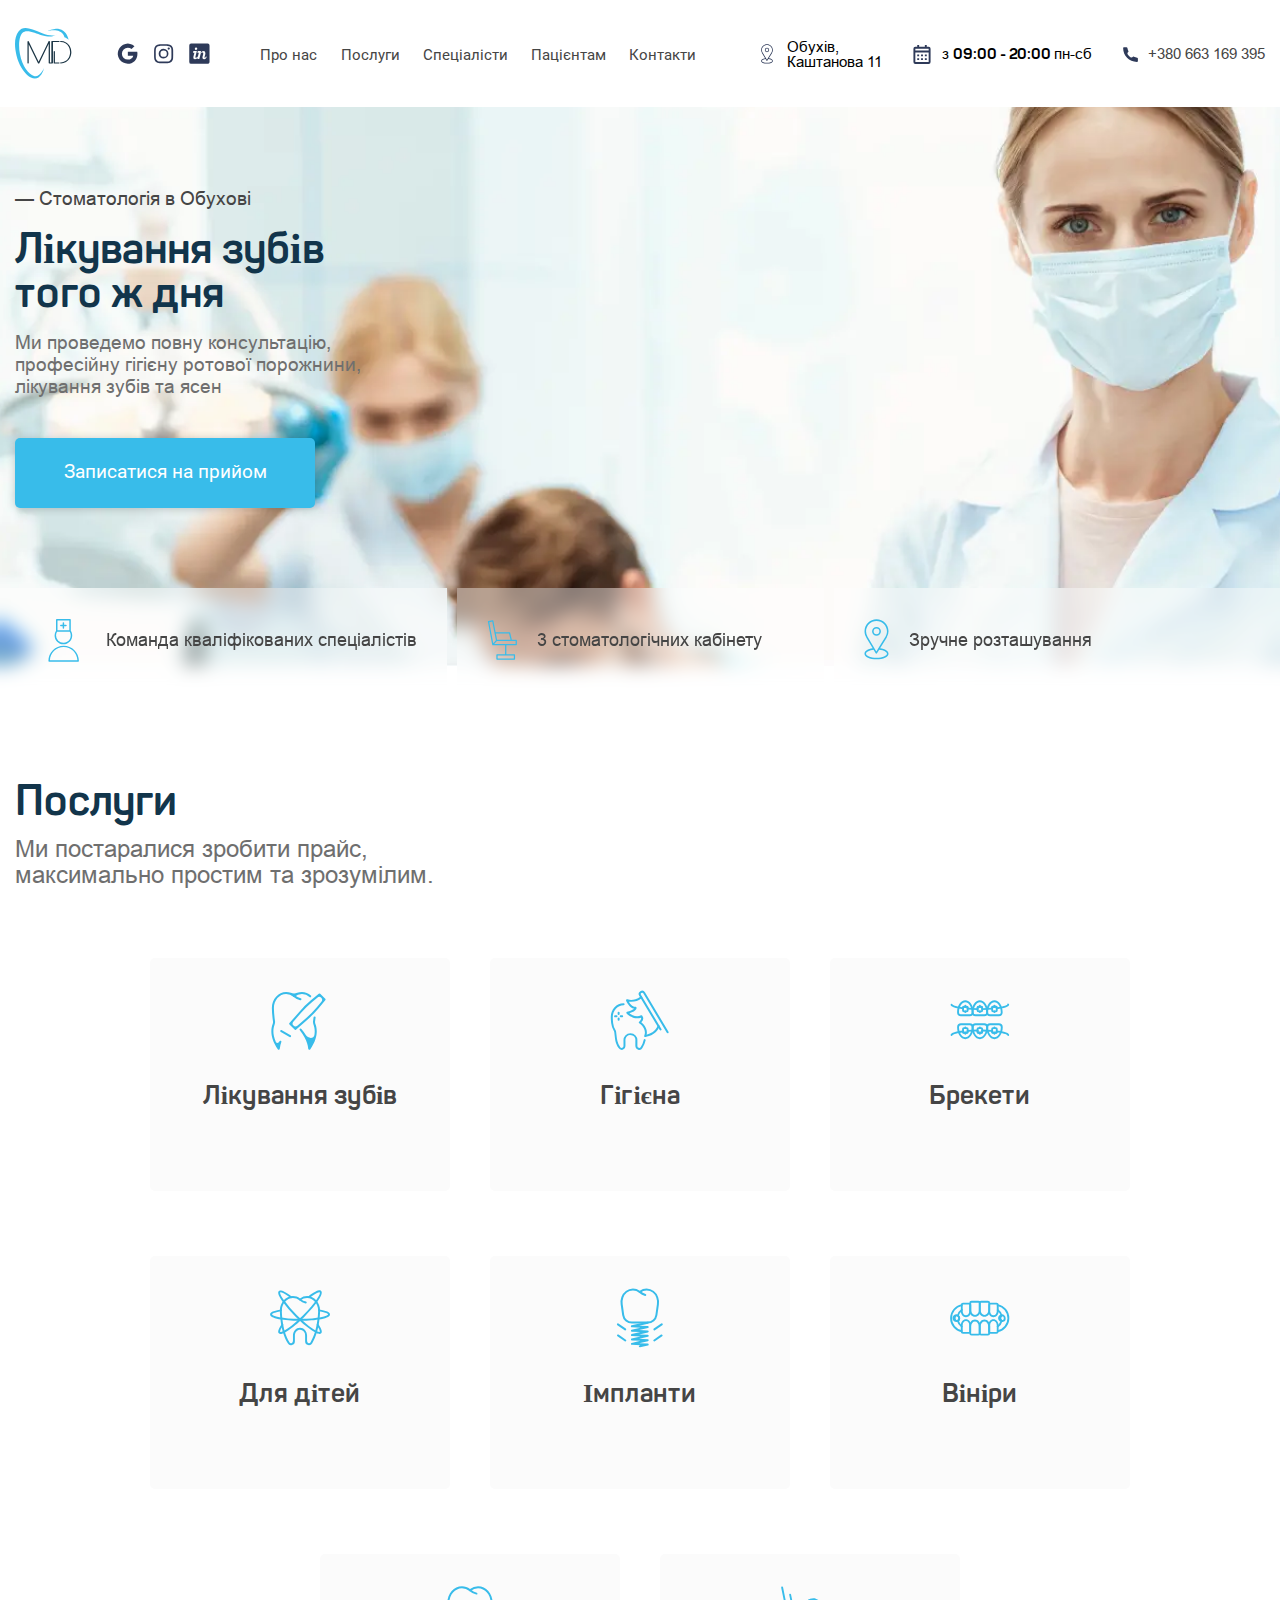
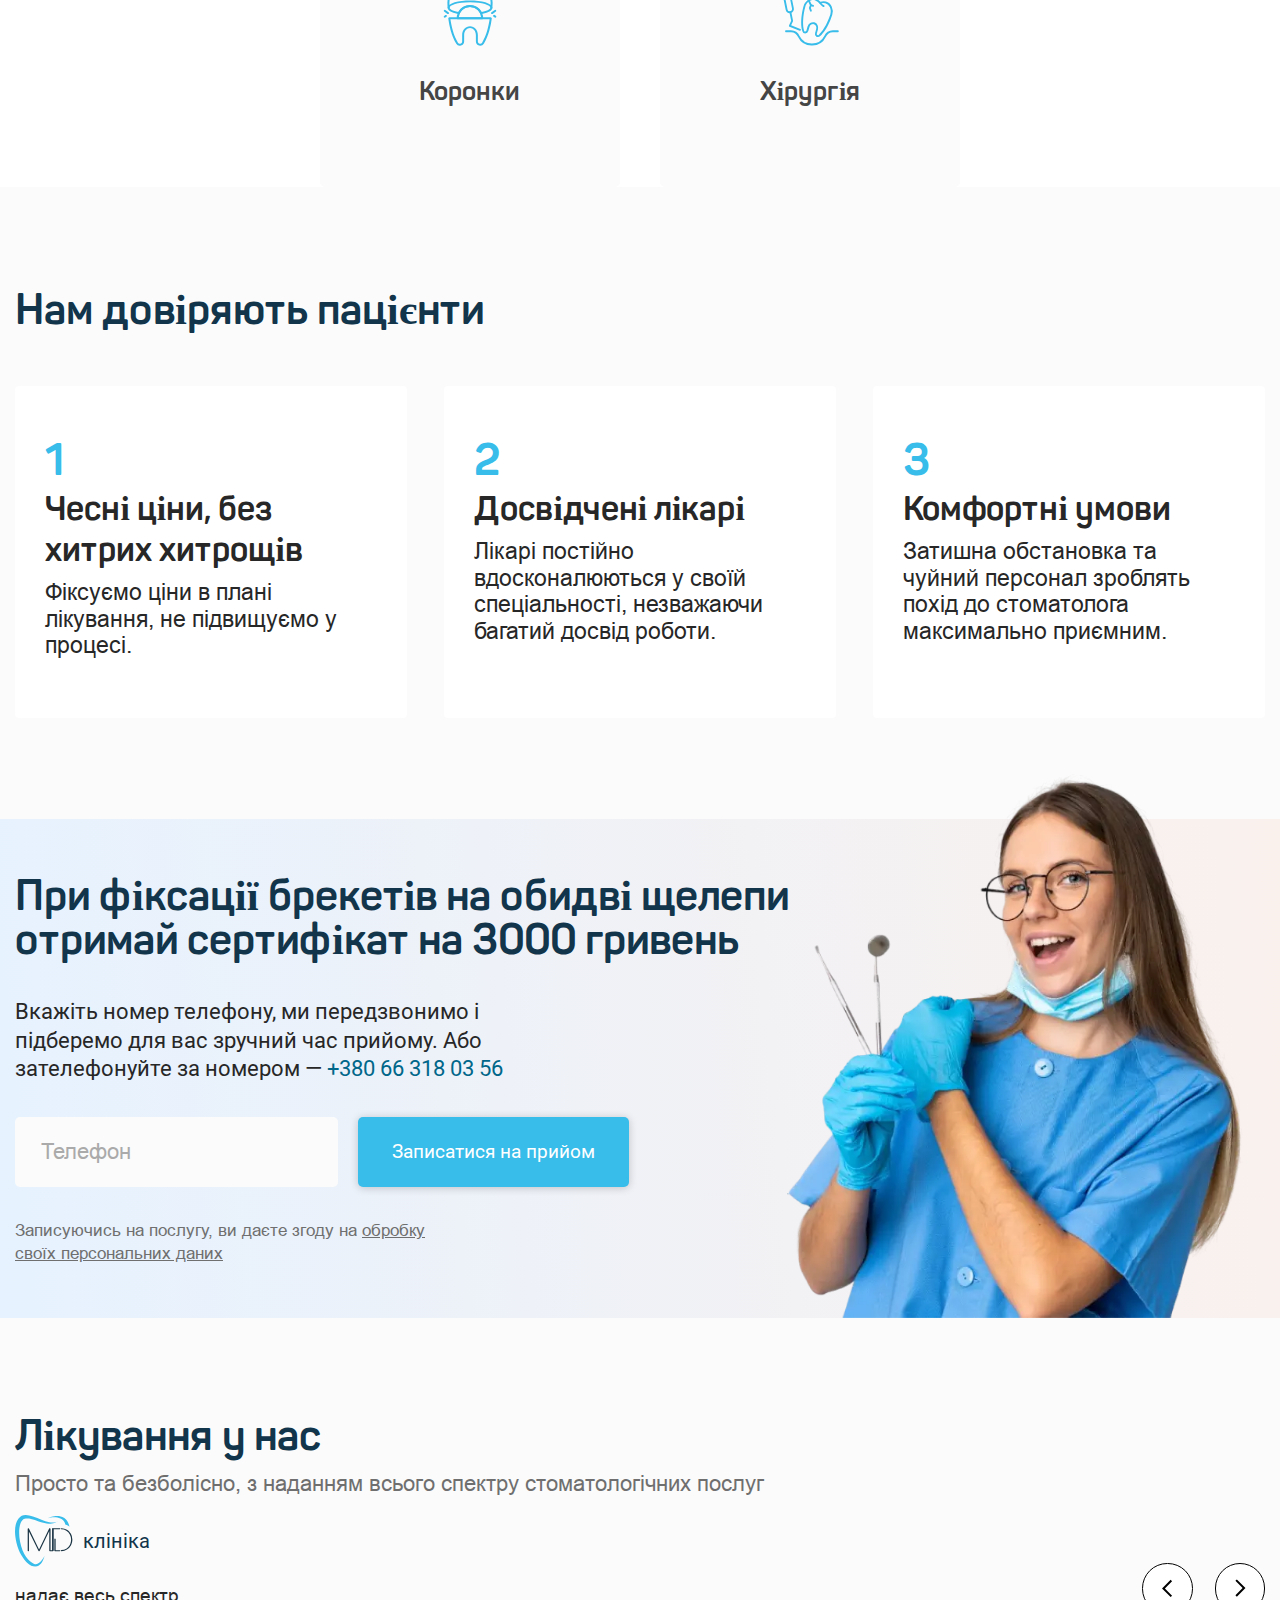
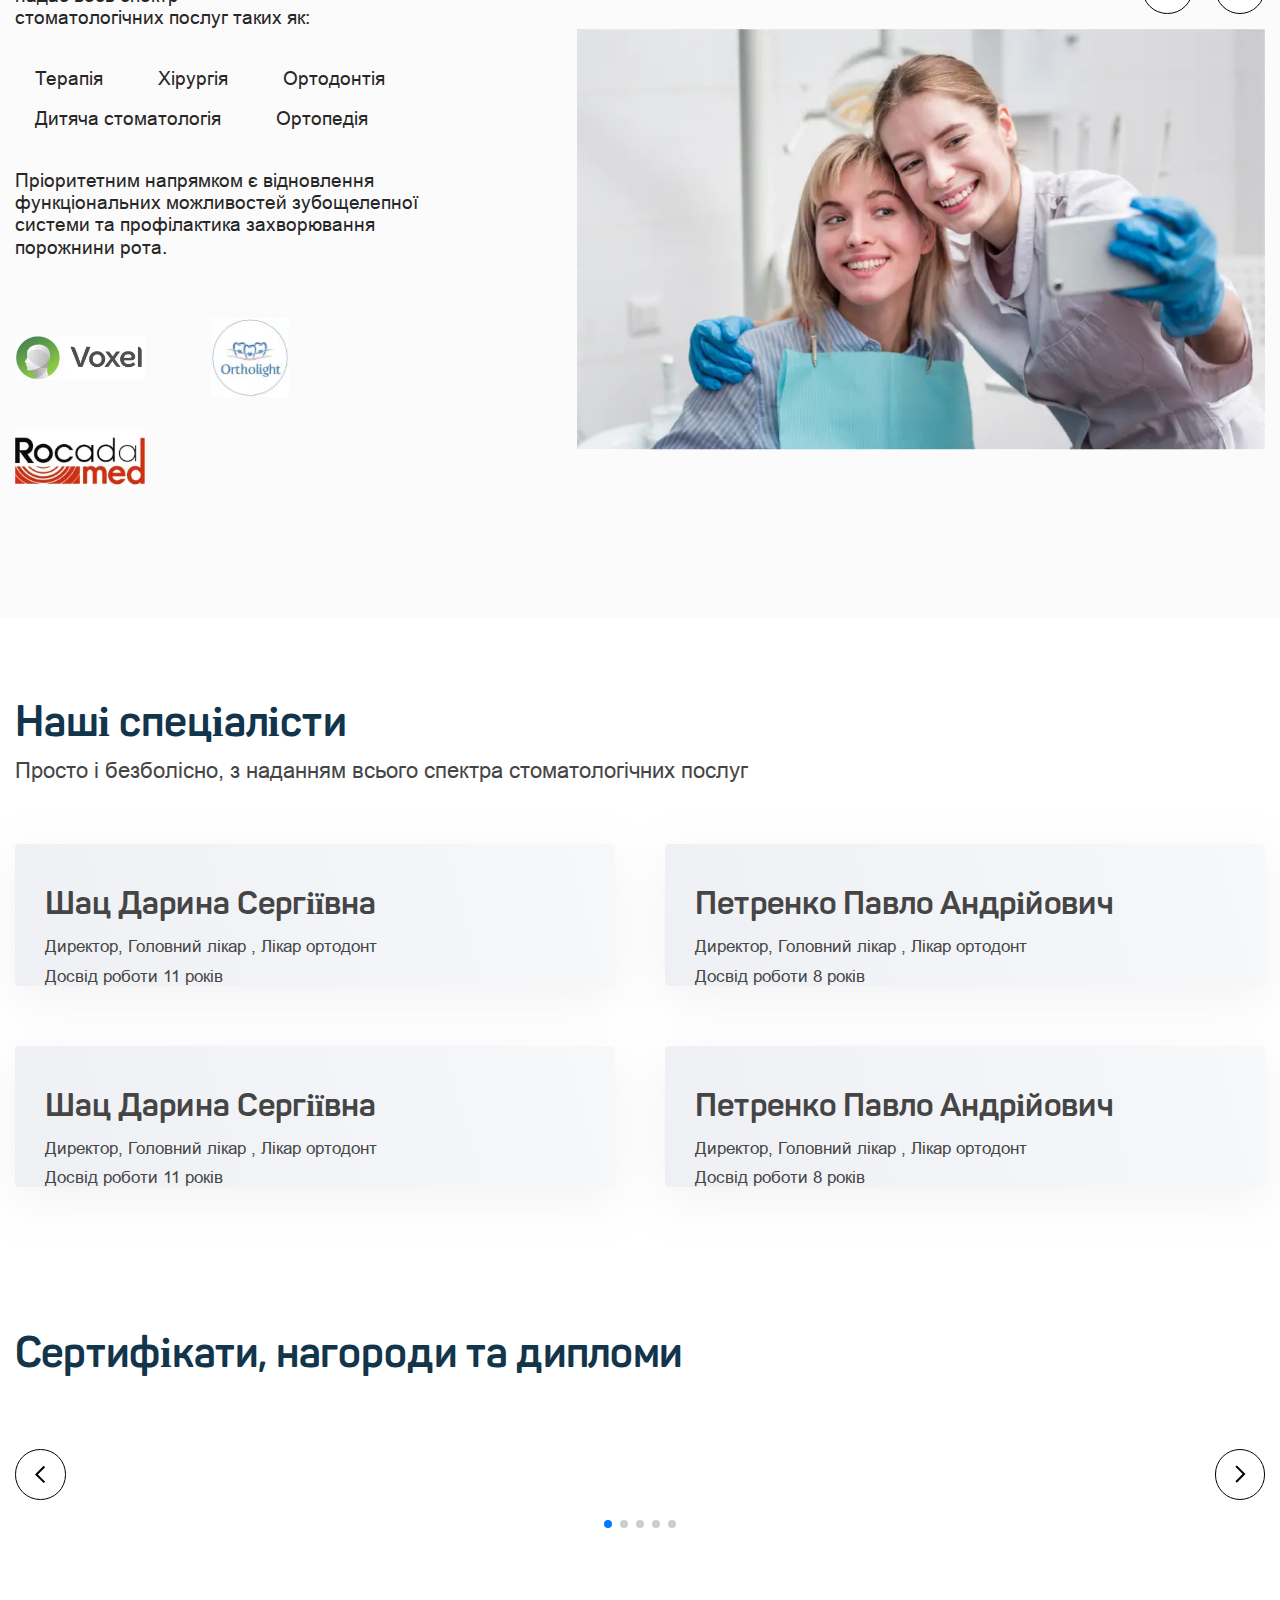
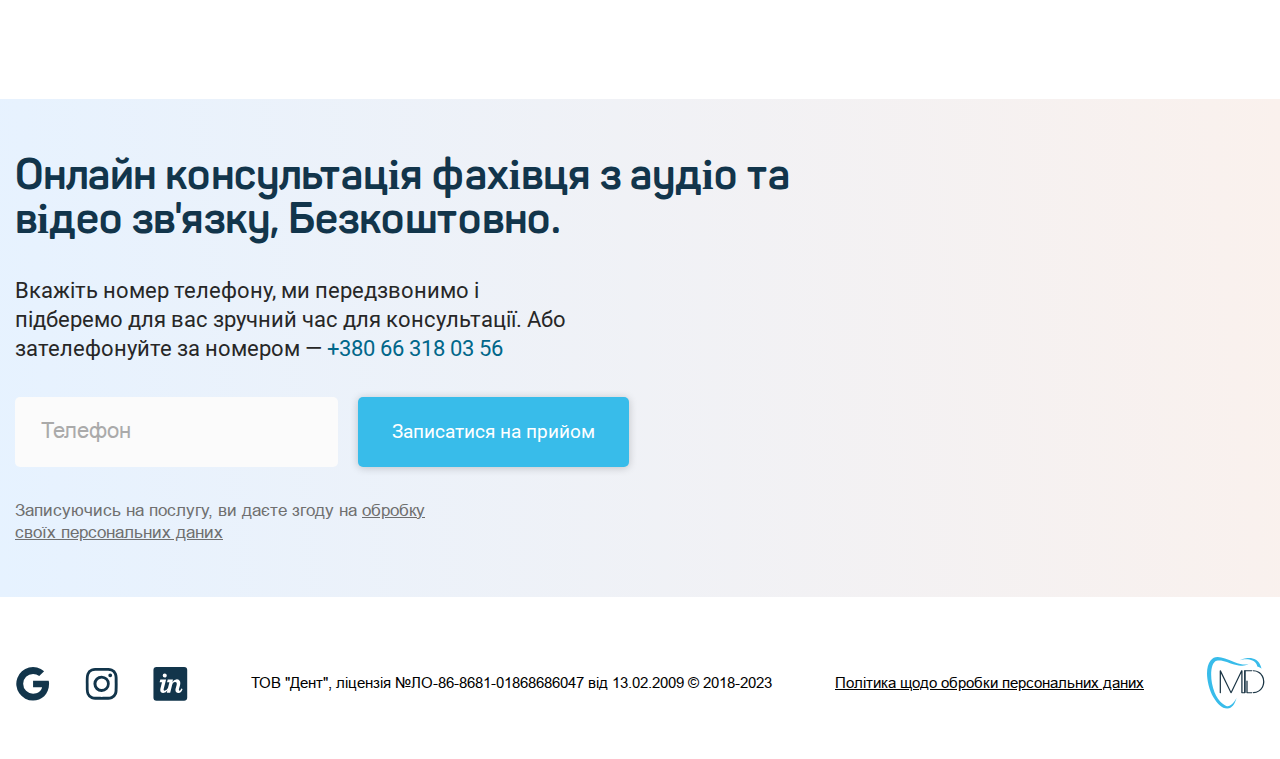
<file: index.html>
<!DOCTYPE html><html lang="uk"><head><meta charset="utf-8"><meta content="IE=edge" http-equiv="X-UA-Compatible"><meta content="width=device-width,initial-scale=1" name="viewport"><meta name="description" content="Ласкаво просимо на наш сайт стоматологічної клініки! Професійні стоматологи, широкий спектр послуг, сучасне обладнання, індивідуальний підхід до кожного пацієнта. Запишіться на прийом сьогодні!"><meta name="keywords" content="стоматологія, клініка, стоматологи"><meta name="author" content="Dmitry Conquer"><link rel="icon" href="./img/ico/favicon.ico"><link href="./css/style.min.css" rel="stylesheet"><title>Стоматологія - MD</title></head><body><div class="wrapper"><header class="header"><div class="header__container"><a href="#hero" class="header__logo _imw"><img src="./img/content/logos/logo.svg" alt="логотип копанії"></a><div class="header__socials socials-header" data-da=".menu-header,767.98,2"><ul class="socials-header__list"><li class="socials-header__item _menu-item"><a href="mailto:fakemail@gmail.com"><svg class="icon-google"><use href="./sprites/sprite.svg#icon-google"></use></svg></a></li><li class="socials-header__item _menu-item"><a href="instagram.com" target="_blank"><svg class="icon-insta"><use href="./sprites/sprite.svg#icon-insta"></use></svg></a></li><li class="socials-header__item _menu-item"><a href="https://www.linkedin.com/" target="_blank"><svg class="icon-linkdn"><use href="./sprites/sprite.svg#icon-linkdn"></use></svg></a></li></ul></div><div class="header__menu menu-header _menu-header"><nav class="menu-header__navigation"><ul class="menu-header__list"><li class="menu-header__item _menu-item"><a href="#hero" class="menu-header__link _menu-link">Про нас</a></li><li class="menu-header__item _menu-item"><a href="#services" class="menu-header__link _menu-link">Послуги</a></li><li class="menu-header__item _menu-item"><a href="#doctors" class="menu-header__link _menu-link">Спеціалісти</a></li><li class="menu-header__item _menu-item"><a href="#certifications" class="menu-header__link _menu-link">Пацієнтам</a></li><li class="menu-header__item _menu-item"><a href="#consultation" class="menu-header__link _menu-link">Контакти</a></li></ul></nav></div><address class="header__contacts contacts-header" data-da=".menu-header,767.98,1"><ul class="contacts-header__list"><li class="contacts-header__item _menu-item"><svg class="icon-location-big"><use href="./sprites/sprite.svg#icon-location-big"></use></svg> Обухів,<br>Каштанова 11</li><li class="contacts-header__item _menu-item"><svg class="icon-calendar"><use href="./sprites/sprite.svg#icon-calendar"></use></svg><p>з <span>09:00 - 20:00 </span>пн-сб</p></li><li class="contacts-header__item _menu-item"><svg class="icon-phone"><use href="./sprites/sprite.svg#icon-phone"></use></svg> <a href="tel:0663169395" class="contacts-header__link">+380 663 169 395</a></li></ul></address><button class="header__icon _menu-icon" type="button"><span></span></button></div></header><main><section class="hero" id="hero"><div class="hero__container"><div class="hero__inner"><div class="hero__content"><h1 class="hero__title">— Стоматологія в Обухові</h1><p class="hero__sub-title section-title"><b>Лікування зубів<br>того ж дня</b></p><p class="hero__text">Ми проведемо повну консультацію, професійну гігієну ротової порожнини, лікування зубів та ясен</p><a href="#consultation" class="hero__button button">Записатися на прийом</a></div><div class="hero__bottom bottom-hero"><ul class="bottom-hero__list"><li class="bottom-hero__item"><div class="bottom-hero__image"><svg class="icon-doctor"><use href="./sprites/sprite.svg#icon-doctor"></use></svg></div><p class="bottom-hero__text">Команда кваліфікованих спеціалістів</p></li><li class="bottom-hero__item"><div class="bottom-hero__image"><svg class="icon-chair"><use href="./sprites/sprite.svg#icon-chair"></use></svg></div><p class="bottom-hero__text">3 стоматологічних кабінету</p></li><li class="bottom-hero__item"><div class="bottom-hero__image"><svg class="icon-location-big"><use href="./sprites/sprite.svg#icon-location-big"></use></svg></div><p class="bottom-hero__text">Зручне розташування</p></li></ul></div></div></div></section><section class="services" id="services"><div class="services__container"><div class="services__inner"><h2 class="services__title section-title">Послуги</h2><p class="services__text">Ми постаралися зробити прайс, максимально простим та зрозумілим.</p><div class="services__body"><ul class="services__list"><li class="services__item item-services"><div class="item-services__body"><div class="item-services__image"><svg class="icon-treat"><use href="./sprites/sprite.svg#icon-treat"></use></svg></div><h2 class="item-services__title">Лікування зубів</h2></div><button class="item-services__button" type="button" aria-expanded="false" data-dropdown><svg class="icon-arrow"><use href="./sprites/sprite.svg#icon-arrow"></use></svg></button><div class="item-services__dropdown dropdown-services" aria-hidden="true"><ul class="dropdown-services__list"><li class="dropdown-services__item item-dropdown"><div class="item-dropdown__body"><h3 class="item-dropdown__title">Світлова пломба</h3><p class="item-dropdown__price"><span>2100</span> грн</p></div></li><li class="dropdown-services__item item-dropdown"><div class="item-dropdown__body"><h3 class="item-dropdown__title">Лікування карієсу</h3><p class="item-dropdown__price"><span>2100</span> грн</p></div></li><li class="dropdown-services__item item-dropdown"><div class="item-dropdown__body"><h3 class="item-dropdown__title">Лікування пульпіту</h3><p class="item-dropdown__price"><span>4100</span> грн</p></div></li><li class="dropdown-services__item item-dropdown"><div class="item-dropdown__body"><h3 class="item-dropdown__title">Лікування кісти</h3><p class="item-dropdown__price"><span>2800</span> грн</p></div></li></ul><button class="item-dropdown__button button" type="button">Записатись</button></div></li><li class="services__item item-services"><div class="item-services__body"><div class="item-services__image"><svg class="icon-clean"><use href="./sprites/sprite.svg#icon-clean"></use></svg></div><h2 class="item-services__title">Гігієна</h2></div><button class="item-services__button" type="button" aria-expanded="false" data-dropdown><svg class="icon-arrow"><use href="./sprites/sprite.svg#icon-arrow"></use></svg></button><div class="item-services__dropdown dropdown-services" aria-hidden="true"><ul class="dropdown-services__list"><li class="dropdown-services__item item-dropdown"><div class="item-dropdown__body"><h3 class="item-dropdown__title">Світлова пломба</h3><p class="item-dropdown__price"><span>2100</span> грн</p></div></li><li class="dropdown-services__item item-dropdown"><div class="item-dropdown__body"><h3 class="item-dropdown__title">Лікування карієсу</h3><p class="item-dropdown__price"><span>2100</span> грн</p></div></li><li class="dropdown-services__item item-dropdown"><div class="item-dropdown__body"><h3 class="item-dropdown__title">Лікування пульпіту</h3><p class="item-dropdown__price"><span>4100</span> грн</p></div></li><li class="dropdown-services__item item-dropdown"><div class="item-dropdown__body"><h3 class="item-dropdown__title">Лікування кісти</h3><p class="item-dropdown__price"><span>2800</span> грн</p></div></li></ul><button class="item-dropdown__button button" type="button">Записатись</button></div></li><li class="services__item item-services"><div class="item-services__body"><div class="item-services__image"><svg class="icon-brakets"><use href="./sprites/sprite.svg#icon-brakets"></use></svg></div><h2 class="item-services__title">Брекети</h2></div><button class="item-services__button" type="button" aria-expanded="false" data-dropdown><svg class="icon-arrow"><use href="./sprites/sprite.svg#icon-arrow"></use></svg></button><div class="item-services__dropdown dropdown-services" aria-hidden="true"><ul class="dropdown-services__list"><li class="dropdown-services__item item-dropdown"><div class="item-dropdown__body"><h3 class="item-dropdown__title">Світлова пломба</h3><p class="item-dropdown__price"><span>2100</span> грн</p></div></li><li class="dropdown-services__item item-dropdown"><div class="item-dropdown__body"><h3 class="item-dropdown__title">Лікування карієсу</h3><p class="item-dropdown__price"><span>2100</span> грн</p></div></li><li class="dropdown-services__item item-dropdown"><div class="item-dropdown__body"><h3 class="item-dropdown__title">Лікування пульпіту</h3><p class="item-dropdown__price"><span>4100</span> грн</p></div></li><li class="dropdown-services__item item-dropdown"><div class="item-dropdown__body"><h3 class="item-dropdown__title">Лікування кісти</h3><p class="item-dropdown__price"><span>2800</span> грн</p></div></li></ul><button class="item-dropdown__button button" type="button">Записатись</button></div></li><li class="services__item item-services"><div class="item-services__body"><div class="item-services__image"><svg class="icon-atom"><use href="./sprites/sprite.svg#icon-atom"></use></svg></div><h2 class="item-services__title">Для дітей</h2></div><button class="item-services__button" type="button" aria-expanded="false" data-dropdown><svg class="icon-arrow"><use href="./sprites/sprite.svg#icon-arrow"></use></svg></button><div class="item-services__dropdown dropdown-services" aria-hidden="true"><ul class="dropdown-services__list"><li class="dropdown-services__item item-dropdown"><div class="item-dropdown__body"><h3 class="item-dropdown__title">Світлова пломба</h3><p class="item-dropdown__price"><span>2100</span> грн</p></div></li><li class="dropdown-services__item item-dropdown"><div class="item-dropdown__body"><h3 class="item-dropdown__title">Лікування карієсу</h3><p class="item-dropdown__price"><span>2100</span> грн</p></div></li><li class="dropdown-services__item item-dropdown"><div class="item-dropdown__body"><h3 class="item-dropdown__title">Лікування пульпіту</h3><p class="item-dropdown__price"><span>4100</span> грн</p></div></li><li class="dropdown-services__item item-dropdown"><div class="item-dropdown__body"><h3 class="item-dropdown__title">Лікування кісти</h3><p class="item-dropdown__price"><span>2800</span> грн</p></div></li></ul><button class="item-dropdown__button button" type="button">Записатись</button></div></li><li class="services__item item-services"><div class="item-services__body"><div class="item-services__image"><svg class="icon-implant"><use href="./sprites/sprite.svg#icon-implant"></use></svg></div><h2 class="item-services__title">Імпланти</h2></div><button class="item-services__button" type="button" aria-expanded="false" data-dropdown><svg class="icon-arrow"><use href="./sprites/sprite.svg#icon-arrow"></use></svg></button><div class="item-services__dropdown dropdown-services" aria-hidden="true"><ul class="dropdown-services__list"><li class="dropdown-services__item item-dropdown"><div class="item-dropdown__body"><h3 class="item-dropdown__title">Світлова пломба</h3><p class="item-dropdown__price"><span>2100</span> грн</p></div></li><li class="dropdown-services__item item-dropdown"><div class="item-dropdown__body"><h3 class="item-dropdown__title">Лікування карієсу</h3><p class="item-dropdown__price"><span>2100</span> грн</p></div></li><li class="dropdown-services__item item-dropdown"><div class="item-dropdown__body"><h3 class="item-dropdown__title">Лікування пульпіту</h3><p class="item-dropdown__price"><span>4100</span> грн</p></div></li><li class="dropdown-services__item item-dropdown"><div class="item-dropdown__body"><h3 class="item-dropdown__title">Лікування кісти</h3><p class="item-dropdown__price"><span>2800</span> грн</p></div></li></ul><button class="item-dropdown__button button" type="button">Записатись</button></div></li><li class="services__item item-services"><div class="item-services__body"><div class="item-services__image"><svg class="icon-vinir"><use href="./sprites/sprite.svg#icon-vinir"></use></svg></div><h2 class="item-services__title">Вініри</h2></div><button class="item-services__button" type="button" aria-expanded="false" data-dropdown><svg class="icon-arrow"><use href="./sprites/sprite.svg#icon-arrow"></use></svg></button><div class="item-services__dropdown dropdown-services" aria-hidden="true"><ul class="dropdown-services__list"><li class="dropdown-services__item item-dropdown"><div class="item-dropdown__body"><h3 class="item-dropdown__title">Світлова пломба</h3><p class="item-dropdown__price"><span>2100</span> грн</p></div></li><li class="dropdown-services__item item-dropdown"><div class="item-dropdown__body"><h3 class="item-dropdown__title">Лікування карієсу</h3><p class="item-dropdown__price"><span>2100</span> грн</p></div></li><li class="dropdown-services__item item-dropdown"><div class="item-dropdown__body"><h3 class="item-dropdown__title">Лікування пульпіту</h3><p class="item-dropdown__price"><span>4100</span> грн</p></div></li><li class="dropdown-services__item item-dropdown"><div class="item-dropdown__body"><h3 class="item-dropdown__title">Лікування кісти</h3><p class="item-dropdown__price"><span>2800</span> грн</p></div></li></ul><button class="item-dropdown__button button" type="button">Записатись</button></div></li><li class="services__item item-services"><div class="item-services__body"><div class="item-services__image"><svg class="icon-koronka"><use href="./sprites/sprite.svg#icon-koronka"></use></svg></div><h2 class="item-services__title">Коронки</h2></div><button class="item-services__button" type="button" aria-expanded="false" data-dropdown><svg class="icon-arrow"><use href="./sprites/sprite.svg#icon-arrow"></use></svg></button><div class="item-services__dropdown dropdown-services" aria-hidden="true"><ul class="dropdown-services__list"><li class="dropdown-services__item item-dropdown"><div class="item-dropdown__body"><h3 class="item-dropdown__title">Світлова пломба</h3><p class="item-dropdown__price"><span>2100</span> грн</p></div></li><li class="dropdown-services__item item-dropdown"><div class="item-dropdown__body"><h3 class="item-dropdown__title">Лікування карієсу</h3><p class="item-dropdown__price"><span>2100</span> грн</p></div></li><li class="dropdown-services__item item-dropdown"><div class="item-dropdown__body"><h3 class="item-dropdown__title">Лікування пульпіту</h3><p class="item-dropdown__price"><span>4100</span> грн</p></div></li><li class="dropdown-services__item item-dropdown"><div class="item-dropdown__body"><h3 class="item-dropdown__title">Лікування кісти</h3><p class="item-dropdown__price"><span>2800</span> грн</p></div></li></ul><button class="item-dropdown__button button" type="button">Записатись</button></div></li><li class="services__item item-services"><div class="item-services__body"><div class="item-services__image"><svg class="icon-hirurh"><use href="./sprites/sprite.svg#icon-hirurh"></use></svg></div><h2 class="item-services__title">Хірургія</h2></div><button class="item-services__button" type="button" aria-expanded="false" data-dropdown><svg class="icon-arrow"><use href="./sprites/sprite.svg#icon-arrow"></use></svg></button><div class="item-services__dropdown dropdown-services" aria-hidden="true"><ul class="dropdown-services__list"><li class="dropdown-services__item item-dropdown"><div class="item-dropdown__body"><h3 class="item-dropdown__title">Світлова пломба</h3><p class="item-dropdown__price"><span>2100</span> грн</p></div></li><li class="dropdown-services__item item-dropdown"><div class="item-dropdown__body"><h3 class="item-dropdown__title">Лікування карієсу</h3><p class="item-dropdown__price"><span>2100</span> грн</p></div></li><li class="dropdown-services__item item-dropdown"><div class="item-dropdown__body"><h3 class="item-dropdown__title">Лікування пульпіту</h3><p class="item-dropdown__price"><span>4100</span> грн</p></div></li><li class="dropdown-services__item item-dropdown"><div class="item-dropdown__body"><h3 class="item-dropdown__title">Лікування кісти</h3><p class="item-dropdown__price"><span>2800</span> грн</p></div></li></ul><button class="item-dropdown__button button" type="button">Записатись</button></div></li></ul></div></div></div></section><section class="trust" id="trust"><div class="trust__container"><h2 class="trust__title section-title">Нам довіряють пацієнти</h2><div class="trust__body"><ul class="trust__list"><li class="trust__item item-trust"><span class="item-trust__num">1</span><h3 class="item-trust__title">Чесні ціни, без хитрих хитрощів</h3><p class="item-trust__text">Фіксуємо ціни в плані лікування, не підвищуємо у процесі.</p></li><li class="trust__item item-trust"><span class="item-trust__num">2</span><h3 class="item-trust__title">Досвідчені лікарі</h3><p class="item-trust__text">Лікарі постійно вдосконалюються у своїй спеціальності, незважаючи багатий досвід роботи.</p></li><li class="trust__item item-trust"><span class="item-trust__num">3</span><h3 class="item-trust__title">Комфортні умови</h3><p class="item-trust__text">Затишна обстановка та чуйний персонал зроблять похід до стоматолога максимально приємним.</p></li></ul></div></div></section><section class="gift" id="gift"><div class="gift__container"><div class="gift__inner"><div class="gift__content"><h2 class="gift__title section-title">При фіксації брекетів на обидві щелепи отримай сертифікат на 3000 гривень</h2><p class="gift__text">Вкажіть номер телефону, ми передзвонимо і підберемо для вас зручний час прийому. Або зателефонуйте за номером — <a href="tel:0663180356">+380 66 318 03 56</a></p><form action="#" class="gift__form form-gift"><input type="text" class="form-gift__tel" placeholder="Телефон" data-required="tel" data-mask="tel"> <button class="gift__button button" type="submit">Записатися на прийом</button></form><p class="gift__info">Записуючись на послугу, ви даєте згоду на <a href="#">обробку<br>своїх персональних даних</a></p></div><div class="gift__image _imw"><picture><source srcset="./img/content/gift/img1.webp" type="image/webp"><img src="./img/content/gift/img1.png" alt="дівчина" loading="lazy"></picture></div></div></div></section><section class="treatment" id="treatment"><div class="treatment__container"><div class="treatment__inner"><div class="treatment__header"><h2 class="treatment__title section-title">Лікування у нас</h2><p class="treatment__text">Просто та безболісно, з наданням всього спектру стоматологічних послуг</p></div><div class="treatment__body"><div class="treatment__content content-treatment"><div class="content-treatment__logo"><img src="./img/content/logos/logo.svg" alt="логотип компанії"> клініка</div><p class="content-treatment__list-label">надає весь спектр<br>стоматологічних послуг таких як:</p><ul class="content-treatment__list"><li class="content-treatment__item">Терапія</li><li class="content-treatment__item">Хірургія</li><li class="content-treatment__item">Ортодонтія</li><li class="content-treatment__item">Дитяча стоматологія</li><li class="content-treatment__item">Ортопедія</li></ul><p class="content-treatment__text">Пріоритетним напрямком є відновлення функціональних можливостей зубощелепної системи та профілактика захворювання порожнини рота.</p><div class="content-treatment__partners partners-treatment"><ul class="partners-treatment__list"><li class="partners-treatment__item _imw"><picture><source srcset="./img/content/treat/thumb1.webp" type="image/webp"><img src="./img/content/treat/thumb1.png" alt="voxel" loading="lazy"></picture></li><li class="partners-treatment__item _imw"><picture><source srcset="./img/content/treat/thumb2.webp" type="image/webp"><img src="./img/content/treat/thumb2.png" alt="ortholight" loading="lazy"></picture></li><li class="partners-treatment__item _imw"><picture><source srcset="./img/content/treat/thumb3.webp" type="image/webp"><img src="./img/content/treat/thumb3.png" alt="ortholight" loading="lazy"></picture></li></ul></div></div><div class="treatment__right"><div class="treatment__slider slider-treatment" data-da=".content-treatment,991.98,last"><div class="slider-treatment__control" data-da=".slider-treatment,991.98,last"><button class="slider-treatment__button slider-treatment__button_prev button-slider button-slider_prev" type="button" aria-label="Попередній слайд"><svg class="icon-arrow"><use href="./sprites/sprite.svg#icon-arrow"></use></svg></button> <button class="slider-treatment__button slider-treatment__button_next button-slider button-slider_next" type="button" aria-label="Наступний слайд"><svg class="icon-arrow"><use href="./sprites/sprite.svg#icon-arrow"></use></svg></button></div><div class="slider-treatment__wrapper"><div class="slider-treatment__slide slide-treatment _imw"><picture><source srcset="./img/content/treat/img1.webp" type="image/webp"><img src="./img/content/treat/img1.jpg" alt="клієнт кліники" loading="lazy"></picture></div><div class="slider-treatment__slide slide-treatment _imw"><picture><source srcset="./img/content/treat/img1.webp" type="image/webp"><img src="./img/content/treat/img1.jpg" alt="клієнт кліники" loading="lazy"></picture></div><div class="slider-treatment__slide slide-treatment _imw"><picture><source srcset="./img/content/treat/img1.webp" type="image/webp"><img src="./img/content/treat/img1.jpg" alt="клієнт кліники" loading="lazy"></picture></div><div class="slider-treatment__slide slide-treatment _imw"><picture><source srcset="./img/content/treat/img1.webp" type="image/webp"><img src="./img/content/treat/img1.jpg" alt="клієнт кліники" loading="lazy"></picture></div><div class="slider-treatment__slide slide-treatment _imw"><picture><source srcset="./img/content/treat/img1.webp" type="image/webp"><img src="./img/content/treat/img1.jpg" alt="клієнт кліники" loading="lazy"></picture></div></div></div></div></div></div></div></section><section class="doctors" id="doctors"><div class="doctors__container"><div class="doctors__header"><h2 class="doctors__title section-title">Наші спеціалісти</h2><p class="doctors__text">Просто і безболісно, з наданням всього спектра стоматологічних послуг</p></div><div class="doctors__body"><ul class="doctors__list"><li class="doctors__item item-doctors"><div class="item-doctors__content"><h3 class="item-doctors__title">Шац Дарина Сергіївна</h3><p class="item-doctors__text">Директор, Головний лікар , Лікар ортодонт</p><p class="doctors__exp">Досвід роботи 11 років</p></div><div class="item-doctors__image _imw"><picture><source srcset="./img/content/doctors/img1.webp" type="image/webp"><img src="./img/content/doctors/img1.png" alt="Шац Дарина Сергіївна" loading="lazy"></picture></div></li><li class="doctors__item item-doctors"><div class="item-doctors__content"><h3 class="item-doctors__title">Петренко Павло Андрійович</h3><p class="item-doctors__text">Директор, Головний лікар , Лікар ортодонт</p><p class="doctors__exp">Досвід роботи 8 років</p></div><div class="item-doctors__image _imw"><picture><source srcset="./img/content/doctors/img1.webp" type="image/webp"><img src="./img/content/doctors/img1.png" alt="Шац Дарина Сергіївна" loading="lazy"></picture></div></li><li class="doctors__item item-doctors"><div class="item-doctors__content"><h3 class="item-doctors__title">Шац Дарина Сергіївна</h3><p class="item-doctors__text">Директор, Головний лікар , Лікар ортодонт</p><p class="doctors__exp">Досвід роботи 11 років</p></div><div class="item-doctors__image _imw"><picture><source srcset="./img/content/doctors/img1.webp" type="image/webp"><img src="./img/content/doctors/img1.png" alt="Шац Дарина Сергіївна" loading="lazy"></picture></div></li><li class="doctors__item item-doctors"><div class="item-doctors__content"><h3 class="item-doctors__title">Петренко Павло Андрійович</h3><p class="item-doctors__text">Директор, Головний лікар , Лікар ортодонт</p><p class="doctors__exp">Досвід роботи 8 років</p></div><div class="item-doctors__image _imw"><picture><source srcset="./img/content/doctors/img1.webp" type="image/webp"><img src="./img/content/doctors/img1.png" alt="Шац Дарина Сергіївна" loading="lazy"></picture></div></li></ul></div></div></section><section class="certifications" id="certifications"><div class="certifications__container"><h2 class="certifications__title section-title">Сертифікати, нагороди та дипломи</h2><div class="certifications__inner"><button class="certifications__button certifications__button_prev button-slider button-slider_prev" type="button" aria-label="Попередній слайд"><svg class="icon-arrow"><use href="./sprites/sprite.svg#icon-arrow"></use></svg></button><div class="certifications__slider slider-certifications"><div class="slider-certifications__wrapper"><a data-fslightbox="certification-gallery" href="./img/content/cetrificates/img1.jpg" class="slider-certifications__slide _imw"><picture><source srcset="./img/content/cetrificates/img1.webp" type="image/webp"><img src="./img/content/cetrificates/img1.jpg" alt="сертифікат" loading="lazy"></picture></a><a data-fslightbox="certification-gallery" href="./img/content/cetrificates/img1.jpg" class="slider-certifications__slide _imw"><picture><source srcset="./img/content/cetrificates/img1.webp" type="image/webp"><img src="./img/content/cetrificates/img1.jpg" alt="сертифікат" loading="lazy"></picture></a><a data-fslightbox="certification-gallery" href="./img/content/cetrificates/img1.jpg" class="slider-certifications__slide _imw"><picture><source srcset="./img/content/cetrificates/img1.webp" type="image/webp"><img src="./img/content/cetrificates/img1.jpg" alt="сертифікат" loading="lazy"></picture></a><a data-fslightbox="certification-gallery" href="./img/content/cetrificates/img1.jpg" class="slider-certifications__slide _imw"><picture><source srcset="./img/content/cetrificates/img1.webp" type="image/webp"><img src="./img/content/cetrificates/img1.jpg" alt="сертифікат" loading="lazy"></picture></a><a data-fslightbox="certification-gallery" href="./img/content/cetrificates/img1.jpg" class="slider-certifications__slide _imw"><picture><source srcset="./img/content/cetrificates/img1.webp" type="image/webp"><img src="./img/content/cetrificates/img1.jpg" alt="сертифікат" loading="lazy"></picture></a><a data-fslightbox="certification-gallery" href="./img/content/cetrificates/img1.jpg" class="slider-certifications__slide _imw"><picture><source srcset="./img/content/cetrificates/img1.webp" type="image/webp"><img src="./img/content/cetrificates/img1.jpg" alt="сертифікат" loading="lazy"></picture></a><a data-fslightbox="certification-gallery" href="./img/content/cetrificates/img1.jpg" class="slider-certifications__slide _imw"><picture><source srcset="./img/content/cetrificates/img1.webp" type="image/webp"><img src="./img/content/cetrificates/img1.jpg" alt="сертифікат" loading="lazy"></picture></a></div></div><button class="certifications__button certifications__button_next button-slider button-slider_next" type="button" aria-label="Наступний слайд"><svg class="icon-arrow"><use href="./sprites/sprite.svg#icon-arrow"></use></svg></button></div><div class="certifications__pagination"></div></div></section><section class="consultation" id="consultation"><div class="consultation__container"><div class="consultation__inner"><div class="consultation__content"><h2 class="consultation__title section-title">Онлайн консультація фахівця з аудіо та відео зв'язку, Безкоштовно.</h2><p class="consultation__text">Вкажіть номер телефону, ми передзвонимо і підберемо для вас зручний час для консультації. Або зателефонуйте за номером — <a href="tel:0663180356">+380 66 318 03 56</a></p><form action="#" class="consultation__form form-consultation"><input type="text" class="form-consultation__tel" placeholder="Телефон" data-required="tel" data-mask="tel"> <button class="consultation__button button" type="submit">Записатися на прийом</button></form><p class="consultation__info">Записуючись на послугу, ви даєте згоду на <a href="#">обробку<br>своїх персональних даних</a></p></div><div class="consultation__image _imw"><picture><source srcset="./img/content/consultation/img1.webp" type="image/webp"><img src="./img/content/consultation/img1.png" alt="дівчина телефонує" loading="lazy"></picture></div></div></div></section></main><footer class="footer"><div class="footer__container"><div class="footer__inner"><div class="footer__socials socials-footer"><ul class="socials-footer__list"><li class="socials-footer__item"><a href="mailto:fakemail@gmail.com" class="socials-footer__link" aria-label="Написати на пошту"><svg class="icon-google"><use href="./sprites/sprite.svg#icon-google"></use></svg></a></li><li class="socials-footer__item"><a href="https://www.instagram.com/" class="socials-footer__link" aria-label="Сторінка інстаграм"><svg class="icon-insta"><use href="./sprites/sprite.svg#icon-insta"></use></svg></a></li><li class="socials-footer__item"><a href="https://www.linkedin.com/" class="socials-footer__link" aria-label="Сторінка лінкедн"><svg class="icon-linkdn"><use href="./sprites/sprite.svg#icon-linkdn"></use></svg></a></li></ul></div><p class="footer__licence">ТОВ "Дент", ліцензія №ЛО-86-8681-01868686047 від 13.02.2009 © 2018-2023</p><a href="#" class="footer__personal">Політика щодо обробки персональних даних</a> <a href="#hero" class="footer__logo _imw" aria-label="логотип компанії"><img src="./img/content/logos/logo.svg" alt="логотип компанії"></a></div></div></footer><div class="modal _modal-wrapper" id="modal-error-send"><div class="modal__body _modal-body"><div class="modal__content _modal-content" role="dialog" aria-modal="true"><div class="modal__thumb"><span>!</span></div><p class="modal__text">Здається, номер телефону введено некоректно!</p><div class="modal__footer"><button class="modal__close _close-modal" aria-label="Закрити модальне вікно">Закрити</button></div></div></div></div><div class="modal _modal-wrapper" id="modal-success-send"><div class="modal__body _modal-body"><div class="modal__content _modal-content" role="dialog" aria-modal="true"><div class="modal__thumb modal__thumb_check"><svg xmlns="http://www.w3.org/2000/svg" width="24" height="24" viewBox="0 0 24 24" fill="none" stroke="green" stroke-width="2" stroke-linecap="round" stroke-linejoin="round" id="checkmark"><polyline points="3 12 9 17 21 3"/></svg></div><p class="modal__text">Заявка успішно відправлена!</p><div class="modal__footer"><button class="modal__close _close-modal" aria-label="Закрити модальне вікно">Закрити</button></div></div></div></div></div><script type="module" src="./js/app.min.js"></script></body></html>
</file>
<file: css/style.min.css>
@charset "UTF-8";@font-face{font-family:swiper-icons;src:url("data:application/font-woff;charset=utf-8;base64, [base64]//wADZ2x5ZgAAAywAAADMAAAD2MHtryVoZWFkAAABbAAAADAAAAA2E2+eoWhoZWEAAAGcAAAAHwAAACQC9gDzaG10eAAAAigAAAAZAAAArgJkABFsb2NhAAAC0AAAAFoAAABaFQAUGG1heHAAAAG8AAAAHwAAACAAcABAbmFtZQAAA/gAAAE5AAACXvFdBwlwb3N0AAAFNAAAAGIAAACE5s74hXjaY2BkYGAAYpf5Hu/j+W2+MnAzMYDAzaX6QjD6/4//Bxj5GA8AuRwMYGkAPywL13jaY2BkYGA88P8Agx4j+/8fQDYfA1AEBWgDAIB2BOoAeNpjYGRgYNBh4GdgYgABEMnIABJzYNADCQAACWgAsQB42mNgYfzCOIGBlYGB0YcxjYGBwR1Kf2WQZGhhYGBiYGVmgAFGBiQQkOaawtDAoMBQxXjg/wEGPcYDDA4wNUA2CCgwsAAAO4EL6gAAeNpj2M0gyAACqxgGNWBkZ2D4/wMA+xkDdgAAAHjaY2BgYGaAYBkGRgYQiAHyGMF8FgYHIM3DwMHABGQrMOgyWDLEM1T9/w8UBfEMgLzE////P/5//f/V/xv+r4eaAAeMbAxwIUYmIMHEgKYAYjUcsDAwsLKxc3BycfPw8jEQA/[base64]/uznmfPFBNODM2K7MTQ45YEAZqGP81AmGGcF3iPqOop0r1SPTaTbVkfUe4HXj97wYE+yNwWYxwWu4v1ugWHgo3S1XdZEVqWM7ET0cfnLGxWfkgR42o2PvWrDMBSFj/IHLaF0zKjRgdiVMwScNRAoWUoH78Y2icB/yIY09An6AH2Bdu/UB+yxopYshQiEvnvu0dURgDt8QeC8PDw7Fpji3fEA4z/PEJ6YOB5hKh4dj3EvXhxPqH/SKUY3rJ7srZ4FZnh1PMAtPhwP6fl2PMJMPDgeQ4rY8YT6Gzao0eAEA409DuggmTnFnOcSCiEiLMgxCiTI6Cq5DZUd3Qmp10vO0LaLTd2cjN4fOumlc7lUYbSQcZFkutRG7g6JKZKy0RmdLY680CDnEJ+UMkpFFe1RN7nxdVpXrC4aTtnaurOnYercZg2YVmLN/d/gczfEimrE/fs/bOuq29Zmn8tloORaXgZgGa78yO9/cnXm2BpaGvq25Dv9S4E9+5SIc9PqupJKhYFSSl47+Qcr1mYNAAAAeNptw0cKwkAAAMDZJA8Q7OUJvkLsPfZ6zFVERPy8qHh2YER+3i/BP83vIBLLySsoKimrqKqpa2hp6+jq6RsYGhmbmJqZSy0sraxtbO3sHRydnEMU4uR6yx7JJXveP7WrDycAAAAAAAH//wACeNpjYGRgYOABYhkgZgJCZgZNBkYGLQZtIJsFLMYAAAw3ALgAeNolizEKgDAQBCchRbC2sFER0YD6qVQiBCv/H9ezGI6Z5XBAw8CBK/m5iQQVauVbXLnOrMZv2oLdKFa8Pjuru2hJzGabmOSLzNMzvutpB3N42mNgZGBg4GKQYzBhYMxJLMlj4GBgAYow/P/PAJJhLM6sSoWKfWCAAwDAjgbRAAB42mNgYGBkAIIbCZo5IPrmUn0hGA0AO8EFTQAA") format("woff");font-weight:400;font-style:normal}:root{--swiper-theme-color:#007aff}.swiper,swiper-container{margin-left:auto;margin-right:auto;position:relative;overflow:hidden;list-style:none;padding:0;z-index:1;display:block}.swiper-vertical>.swiper-wrapper{-webkit-box-orient:vertical;-webkit-box-direction:normal;-ms-flex-direction:column;flex-direction:column}.swiper-wrapper{position:relative;width:100%;height:100%;z-index:1;display:-webkit-box;display:-ms-flexbox;display:flex;-webkit-transition-property:-webkit-transform;transition-property:-webkit-transform;-o-transition-property:transform;transition-property:transform;transition-property:transform,-webkit-transform;-webkit-transition-timing-function:var(--swiper-wrapper-transition-timing-function,initial);-o-transition-timing-function:var(--swiper-wrapper-transition-timing-function,initial);transition-timing-function:var(--swiper-wrapper-transition-timing-function,initial);-webkit-box-sizing:content-box;box-sizing:content-box}.swiper-android .swiper-slide,.swiper-wrapper{-webkit-transform:translate3d(0,0,0);transform:translate3d(0,0,0)}.swiper-horizontal{-ms-touch-action:pan-y;touch-action:pan-y}.swiper-vertical{-ms-touch-action:pan-x;touch-action:pan-x}.swiper-slide,swiper-slide{-ms-flex-negative:0;flex-shrink:0;width:100%;height:100%;position:relative;-webkit-transition-property:-webkit-transform;transition-property:-webkit-transform;-o-transition-property:transform;transition-property:transform;transition-property:transform,-webkit-transform;display:block}.swiper-slide-invisible-blank{visibility:hidden}.swiper-autoheight,.swiper-autoheight .swiper-slide{height:auto}.swiper-autoheight .swiper-wrapper{-webkit-box-align:start;-ms-flex-align:start;align-items:flex-start;-webkit-transition-property:height,-webkit-transform;transition-property:height,-webkit-transform;-o-transition-property:transform,height;transition-property:transform,height;transition-property:transform,height,-webkit-transform}.swiper-backface-hidden .swiper-slide{-webkit-transform:translateZ(0);transform:translateZ(0);-webkit-backface-visibility:hidden;backface-visibility:hidden}.swiper-3d.swiper-css-mode .swiper-wrapper{-webkit-perspective:1200px;perspective:1200px}.swiper-3d .swiper-wrapper{-webkit-transform-style:preserve-3d;transform-style:preserve-3d}.swiper-3d{-webkit-perspective:1200px;perspective:1200px}.swiper-3d .swiper-cube-shadow,.swiper-3d .swiper-slide,.swiper-3d .swiper-slide-shadow,.swiper-3d .swiper-slide-shadow-bottom,.swiper-3d .swiper-slide-shadow-left,.swiper-3d .swiper-slide-shadow-right,.swiper-3d .swiper-slide-shadow-top{-webkit-transform-style:preserve-3d;transform-style:preserve-3d}.swiper-3d .swiper-slide-shadow,.swiper-3d .swiper-slide-shadow-bottom,.swiper-3d .swiper-slide-shadow-left,.swiper-3d .swiper-slide-shadow-right,.swiper-3d .swiper-slide-shadow-top{position:absolute;left:0;top:0;width:100%;height:100%;pointer-events:none;z-index:10}.swiper-3d .swiper-slide-shadow{background:rgba(0,0,0,.15)}.swiper-3d .swiper-slide-shadow-left{background-image:-webkit-gradient(linear,right top,left top,from(rgba(0,0,0,.5)),to(rgba(0,0,0,0)));background-image:-o-linear-gradient(right,rgba(0,0,0,.5),rgba(0,0,0,0));background-image:linear-gradient(to left,rgba(0,0,0,.5),rgba(0,0,0,0))}.swiper-3d .swiper-slide-shadow-right{background-image:-webkit-gradient(linear,left top,right top,from(rgba(0,0,0,.5)),to(rgba(0,0,0,0)));background-image:-o-linear-gradient(left,rgba(0,0,0,.5),rgba(0,0,0,0));background-image:linear-gradient(to right,rgba(0,0,0,.5),rgba(0,0,0,0))}.swiper-3d .swiper-slide-shadow-top{background-image:-webkit-gradient(linear,left bottom,left top,from(rgba(0,0,0,.5)),to(rgba(0,0,0,0)));background-image:-o-linear-gradient(bottom,rgba(0,0,0,.5),rgba(0,0,0,0));background-image:linear-gradient(to top,rgba(0,0,0,.5),rgba(0,0,0,0))}.swiper-3d .swiper-slide-shadow-bottom{background-image:-webkit-gradient(linear,left top,left bottom,from(rgba(0,0,0,.5)),to(rgba(0,0,0,0)));background-image:-o-linear-gradient(top,rgba(0,0,0,.5),rgba(0,0,0,0));background-image:linear-gradient(to bottom,rgba(0,0,0,.5),rgba(0,0,0,0))}.swiper-css-mode>.swiper-wrapper{overflow:auto;scrollbar-width:none;-ms-overflow-style:none}.swiper-css-mode>.swiper-wrapper::-webkit-scrollbar{display:none}.swiper-css-mode>.swiper-wrapper>.swiper-slide{scroll-snap-align:start start}.swiper-horizontal.swiper-css-mode>.swiper-wrapper{-ms-scroll-snap-type:x mandatory;scroll-snap-type:x mandatory}.swiper-vertical.swiper-css-mode>.swiper-wrapper{-ms-scroll-snap-type:y mandatory;scroll-snap-type:y mandatory}.swiper-centered>.swiper-wrapper::before{content:"";-ms-flex-negative:0;flex-shrink:0;-webkit-box-ordinal-group:10000;-ms-flex-order:9999;order:9999}.swiper-centered>.swiper-wrapper>.swiper-slide{scroll-snap-align:center center;scroll-snap-stop:always}.swiper-centered.swiper-horizontal>.swiper-wrapper>.swiper-slide:first-child{-webkit-margin-start:var(--swiper-centered-offset-before);margin-inline-start:var(--swiper-centered-offset-before)}.swiper-centered.swiper-horizontal>.swiper-wrapper::before{height:100%;min-height:1px;width:var(--swiper-centered-offset-after)}.swiper-centered.swiper-vertical>.swiper-wrapper>.swiper-slide:first-child{-webkit-margin-before:var(--swiper-centered-offset-before);margin-block-start:var(--swiper-centered-offset-before)}.swiper-centered.swiper-vertical>.swiper-wrapper::before{width:100%;min-width:1px;height:var(--swiper-centered-offset-after)}.swiper-lazy-preloader{width:42px;height:42px;position:absolute;left:50%;top:50%;margin-left:-21px;margin-top:-21px;z-index:10;-webkit-transform-origin:50%;-ms-transform-origin:50%;transform-origin:50%;-webkit-box-sizing:border-box;box-sizing:border-box;border:4px solid var(--swiper-preloader-color,var(--swiper-theme-color));border-radius:50%;border-top-color:transparent}.swiper-watch-progress .swiper-slide-visible .swiper-lazy-preloader,.swiper:not(.swiper-watch-progress) .swiper-lazy-preloader,swiper-container:not(.swiper-watch-progress) .swiper-lazy-preloader{-webkit-animation:swiper-preloader-spin 1s infinite linear;animation:swiper-preloader-spin 1s infinite linear}.swiper-lazy-preloader-white{--swiper-preloader-color:#fff}.swiper-lazy-preloader-black{--swiper-preloader-color:#000}@-webkit-keyframes swiper-preloader-spin{0%{-webkit-transform:rotate(0);transform:rotate(0)}100%{-webkit-transform:rotate(360deg);transform:rotate(360deg)}}@keyframes swiper-preloader-spin{0%{-webkit-transform:rotate(0);transform:rotate(0)}100%{-webkit-transform:rotate(360deg);transform:rotate(360deg)}}.swiper-pagination{position:absolute;text-align:center;-webkit-transition:.3s opacity;-o-transition:.3s opacity;transition:.3s opacity;-webkit-transform:translate3d(0,0,0);transform:translate3d(0,0,0);z-index:10}.swiper-pagination.swiper-pagination-hidden{opacity:0}.swiper-pagination-disabled>.swiper-pagination,.swiper-pagination.swiper-pagination-disabled{display:none!important}.swiper-horizontal>.swiper-pagination-bullets,.swiper-pagination-bullets.swiper-pagination-horizontal,.swiper-pagination-custom,.swiper-pagination-fraction{bottom:var(--swiper-pagination-bottom,8px);top:var(--swiper-pagination-top,auto);left:0;width:100%}.swiper-pagination-bullets-dynamic{overflow:hidden;font-size:0}.swiper-pagination-bullets-dynamic .swiper-pagination-bullet{-webkit-transform:scale(.33);-ms-transform:scale(.33);transform:scale(.33);position:relative}.swiper-pagination-bullets-dynamic .swiper-pagination-bullet-active{-webkit-transform:scale(1);-ms-transform:scale(1);transform:scale(1)}.swiper-pagination-bullets-dynamic .swiper-pagination-bullet-active-main{-webkit-transform:scale(1);-ms-transform:scale(1);transform:scale(1)}.swiper-pagination-bullets-dynamic .swiper-pagination-bullet-active-prev{-webkit-transform:scale(.66);-ms-transform:scale(.66);transform:scale(.66)}.swiper-pagination-bullets-dynamic .swiper-pagination-bullet-active-prev-prev{-webkit-transform:scale(.33);-ms-transform:scale(.33);transform:scale(.33)}.swiper-pagination-bullets-dynamic .swiper-pagination-bullet-active-next{-webkit-transform:scale(.66);-ms-transform:scale(.66);transform:scale(.66)}.swiper-pagination-bullets-dynamic .swiper-pagination-bullet-active-next-next{-webkit-transform:scale(.33);-ms-transform:scale(.33);transform:scale(.33)}.swiper-pagination-bullet{width:var(--swiper-pagination-bullet-width,var(--swiper-pagination-bullet-size,8px));height:var(--swiper-pagination-bullet-height,var(--swiper-pagination-bullet-size,8px));display:inline-block;border-radius:var(--swiper-pagination-bullet-border-radius,50%);background:var(--swiper-pagination-bullet-inactive-color,#000);opacity:var(--swiper-pagination-bullet-inactive-opacity,.2)}button.swiper-pagination-bullet{border:none;margin:0;padding:0;-webkit-box-shadow:none;box-shadow:none;-webkit-appearance:none;-moz-appearance:none;appearance:none}.swiper-pagination-clickable .swiper-pagination-bullet{cursor:pointer}.swiper-pagination-bullet:only-child{display:none!important}.swiper-pagination-bullet-active{opacity:var(--swiper-pagination-bullet-opacity,1);background:var(--swiper-pagination-color,var(--swiper-theme-color))}.swiper-pagination-vertical.swiper-pagination-bullets,.swiper-vertical>.swiper-pagination-bullets{right:var(--swiper-pagination-right,8px);left:var(--swiper-pagination-left,auto);top:50%;-webkit-transform:translate3d(0,-50%,0);transform:translate3d(0,-50%,0)}.swiper-pagination-vertical.swiper-pagination-bullets .swiper-pagination-bullet,.swiper-vertical>.swiper-pagination-bullets .swiper-pagination-bullet{margin:var(--swiper-pagination-bullet-vertical-gap,6px) 0;display:block}.swiper-pagination-vertical.swiper-pagination-bullets.swiper-pagination-bullets-dynamic,.swiper-vertical>.swiper-pagination-bullets.swiper-pagination-bullets-dynamic{top:50%;-webkit-transform:translateY(-50%);-ms-transform:translateY(-50%);transform:translateY(-50%);width:8px}.swiper-pagination-vertical.swiper-pagination-bullets.swiper-pagination-bullets-dynamic .swiper-pagination-bullet,.swiper-vertical>.swiper-pagination-bullets.swiper-pagination-bullets-dynamic .swiper-pagination-bullet{display:inline-block;-webkit-transition:.2s top,.2s -webkit-transform;transition:.2s top,.2s -webkit-transform;-o-transition:.2s transform,.2s top;transition:.2s transform,.2s top;transition:.2s transform,.2s top,.2s -webkit-transform}.swiper-horizontal>.swiper-pagination-bullets .swiper-pagination-bullet,.swiper-pagination-horizontal.swiper-pagination-bullets .swiper-pagination-bullet{margin:0 var(--swiper-pagination-bullet-horizontal-gap,4px)}.swiper-horizontal>.swiper-pagination-bullets.swiper-pagination-bullets-dynamic,.swiper-pagination-horizontal.swiper-pagination-bullets.swiper-pagination-bullets-dynamic{left:50%;-webkit-transform:translateX(-50%);-ms-transform:translateX(-50%);transform:translateX(-50%);white-space:nowrap}.swiper-horizontal>.swiper-pagination-bullets.swiper-pagination-bullets-dynamic .swiper-pagination-bullet,.swiper-pagination-horizontal.swiper-pagination-bullets.swiper-pagination-bullets-dynamic .swiper-pagination-bullet{-webkit-transition:.2s left,.2s -webkit-transform;transition:.2s left,.2s -webkit-transform;-o-transition:.2s transform,.2s left;transition:.2s transform,.2s left;transition:.2s transform,.2s left,.2s -webkit-transform}.swiper-horizontal.swiper-rtl>.swiper-pagination-bullets-dynamic .swiper-pagination-bullet,:host(.swiper-horizontal.swiper-rtl) .swiper-pagination-bullets-dynamic .swiper-pagination-bullet{-webkit-transition:.2s right,.2s -webkit-transform;transition:.2s right,.2s -webkit-transform;-o-transition:.2s transform,.2s right;transition:.2s transform,.2s right;transition:.2s transform,.2s right,.2s -webkit-transform}.swiper-pagination-fraction{color:var(--swiper-pagination-fraction-color,inherit)}.swiper-pagination-progressbar{background:var(--swiper-pagination-progressbar-bg-color,rgba(0,0,0,.25));position:absolute}.swiper-pagination-progressbar .swiper-pagination-progressbar-fill{background:var(--swiper-pagination-color,var(--swiper-theme-color));position:absolute;left:0;top:0;width:100%;height:100%;-webkit-transform:scale(0);-ms-transform:scale(0);transform:scale(0);-webkit-transform-origin:left top;-ms-transform-origin:left top;transform-origin:left top}.swiper-rtl .swiper-pagination-progressbar .swiper-pagination-progressbar-fill{-webkit-transform-origin:right top;-ms-transform-origin:right top;transform-origin:right top}.swiper-horizontal>.swiper-pagination-progressbar,.swiper-pagination-progressbar.swiper-pagination-horizontal,.swiper-pagination-progressbar.swiper-pagination-vertical.swiper-pagination-progressbar-opposite,.swiper-vertical>.swiper-pagination-progressbar.swiper-pagination-progressbar-opposite{width:100%;height:var(--swiper-pagination-progressbar-size,4px);left:0;top:0}.swiper-horizontal>.swiper-pagination-progressbar.swiper-pagination-progressbar-opposite,.swiper-pagination-progressbar.swiper-pagination-horizontal.swiper-pagination-progressbar-opposite,.swiper-pagination-progressbar.swiper-pagination-vertical,.swiper-vertical>.swiper-pagination-progressbar{width:var(--swiper-pagination-progressbar-size,4px);height:100%;left:0;top:0}.swiper-pagination-lock{display:none}*{margin:0;padding:0;border:0}*,::after,::before{-webkit-box-sizing:border-box;box-sizing:border-box}svg{display:block;pointer-events:none}aside,footer,header,nav{display:block}body,html{width:100%;height:100%;font-size:100%;line-height:1;-webkit-text-size-adjust:100%;-moz-text-size-adjust:100%;-ms-text-size-adjust:100%;text-size-adjust:100%}a,button,input,optgroup,select,textarea{color:inherit;font-size:inherit;font-family:inherit}input::-ms-clear,input::-ms-reveal{display:none}[type=button],[type=reset],[type=submit],button{background-color:transparent;cursor:pointer;-webkit-appearance:button;-moz-appearance:button;appearance:button}[type=button]::-moz-focus-inner,[type=reset]::-moz-focus-inner,[type=submit]::-moz-focus-inner,button::-moz-focus-inner{padding:0;border:0;border-style:none}[type=search]::-webkit-search-decoration{-webkit-appearance:none;appearance:none}[type=text]{background-color:transparent}::-webkit-file-upload-button{font:inherit;-webkit-appearance:button;appearance:button}[type=number]::-webkit-inner-spin-button,[type=number]::-webkit-outer-spin-button{height:auto}img{vertical-align:top;border-style:none}label{cursor:pointer}a,a:visited{text-decoration:none}a:hover{text-decoration:none}ul li{list-style:none}address{font-style:normal}h1,h2,h3,h4,h5,h6{font-weight:inherit;font-size:inherit}@font-face{src:url(../fonts/ArialMT.woff2) format("woff2");font-family:ArialMT;font-weight:400;font-style:normal;font-display:swap}@font-face{src:url(../fonts/Arial-BoldMT.woff2) format("woff2");font-family:ArialMT;font-weight:700;font-style:normal;font-display:swap}@font-face{src:url(../fonts/Panton-Bold.woff2) format("woff2");font-family:Panton;font-weight:400;font-style:normal;font-display:swap}@font-face{src:url(../fonts/Panton-Bold.woff2) format("woff2");font-family:Panton;font-weight:700;font-style:normal;font-display:swap}@font-face{src:url(../fonts/Roboto-Regular.woff2) format("woff2");font-family:Roboto;font-weight:400;font-style:normal;font-display:swap}@font-face{src:url(../fonts/Roboto-Medium.woff2) format("woff2");font-family:Roboto;font-weight:500;font-style:normal;font-display:swap}html{scroll-behavior:smooth}body{font-family:ArialMT,sans-serif;font-weight:400;font-size:20px}body._lock{overflow:hidden;-ms-touch-action:none;touch-action:none}.wrapper{display:-webkit-box;display:-ms-flexbox;display:flex;-webkit-box-orient:vertical;-webkit-box-direction:normal;-ms-flex-direction:column;flex-direction:column;overflow:hidden;min-height:100%}.wrapper main{-webkit-box-flex:1;-ms-flex:1 1 auto;flex:1 1 auto}[class*=__container]{margin:0 auto;padding:0 15px;max-width:1690px}._imw img{display:block;width:100%;height:100%;-o-object-fit:cover;object-fit:cover}._ibg{position:relative}._ibg img{position:absolute;left:0;top:0;width:100%;height:100%;-o-object-fit:cover;object-fit:cover}.visually-hidden{position:absolute;overflow:hidden;margin:-1px;border:0;padding:0;width:1px;height:1px;white-space:nowrap;clip:rect(0,0,0,0)}@-webkit-keyframes anim-items{0%{-webkit-transform:translateX(50px);transform:translateX(50px);opacity:0}100%{-webkit-transform:translateX(0);transform:translateX(0);opacity:1}}@keyframes anim-items{0%{-webkit-transform:translateX(50px);transform:translateX(50px);opacity:0}100%{-webkit-transform:translateX(0);transform:translateX(0);opacity:1}}.section-title{font-family:Panton;font-weight:700;font-size:calc(30px + 18 * (100vw - 320px)/ 1370);line-height:1.0416666667;color:#12354b}.button{font-family:Roboto;height:70px;display:-webkit-box;display:-ms-flexbox;display:flex;-webkit-box-align:center;-ms-flex-align:center;align-items:center;-webkit-box-pack:center;-ms-flex-pack:center;justify-content:center;background:#38bcea;-webkit-box-shadow:0 1px 9px rgba(0,0,0,.2);box-shadow:0 1px 9px rgba(0,0,0,.2);border-radius:5px;color:#fff;-webkit-transition:background-color .3s ease;-o-transition:background-color .3s ease;transition:background-color .3s ease;font-size:calc(16px + 4 * (100vw - 320px)/ 1370)}.button-slider{display:-webkit-box;display:-ms-flexbox;display:flex;-webkit-box-align:center;-ms-flex-align:center;align-items:center;-webkit-box-pack:center;-ms-flex-pack:center;justify-content:center;width:calc(40px + 15 * (100vw - 320px)/ 1370);height:calc(40px + 15 * (100vw - 320px)/ 1370);border-radius:50%;border:1px solid #000;background-color:#fff;-webkit-transition:all .3s ease;-o-transition:all .3s ease;transition:all .3s ease}.button-slider svg{-webkit-transition:all .3s ease;-o-transition:all .3s ease;transition:all .3s ease;width:calc(15px + 5 * (100vw - 320px)/ 1370);height:calc(15px + 5 * (100vw - 320px)/ 1370)}.button-slider_prev svg{-webkit-transform:rotate(180deg);-ms-transform:rotate(180deg);transform:rotate(180deg)}.header{position:fixed;z-index:99;top:0;left:0;width:100%;background-color:#fff;-webkit-transition:background-color .3s ease;-o-transition:background-color .3s ease;transition:background-color .3s ease}.header__container{min-height:107px;display:-webkit-box;display:-ms-flexbox;display:flex;-webkit-box-align:center;-ms-flex-align:center;align-items:center;-webkit-box-pack:justify;-ms-flex-pack:justify;justify-content:space-between;position:relative;gap:10px;-webkit-transition:min-height .3s ease;-o-transition:min-height .3s ease;transition:min-height .3s ease}.header__logo{-webkit-box-flex:0;-ms-flex:0 0 57px;flex:0 0 57px;margin-right:calc(20px + 36 * (100vw - 991.98px)/ 698.02);position:relative;z-index:5}.header__callback{height:40px;width:100%;max-width:185px;margin-left:calc(10px + 15 * (100vw - 991.98px)/ 698.02);font-size:15px;position:relative;z-index:5}.header__icon{margin-left:20px;cursor:pointer;position:relative;z-index:5;display:-webkit-box;display:-ms-flexbox;display:flex;-webkit-box-flex:0;-ms-flex:0 0 30px;flex:0 0 30px;height:18px}.header__icon span,.header__icon::after,.header__icon::before{pointer-events:none;content:"";-webkit-transition:all .3s ease 0s;-o-transition:all .3s ease 0s;transition:all .3s ease 0s;position:absolute;width:100%;height:2px;background-color:#12354b}.header__icon::before{top:0}.header__icon::after{bottom:0}.header__icon span{top:calc(50% - 1px);opacity:1}.header__icon._active-menu-icon span{opacity:0}.header__icon._active-menu-icon::before{top:calc(50% - 1px);-webkit-transform:rotate(-45deg);-ms-transform:rotate(-45deg);transform:rotate(-45deg)}.header__icon._active-menu-icon::after{bottom:calc(50% - 1px);-webkit-transform:rotate(45deg);-ms-transform:rotate(45deg);transform:rotate(45deg)}.socials-header{position:relative;z-index:5;margin-right:calc(20px + 50 * (100vw - 991.98px)/ 698.02)}.socials-header__list{display:-webkit-box;display:-ms-flexbox;display:flex;gap:0 15px}.socials-header__item svg{width:21px;height:21px;fill:#2e3a59}.menu-header{overflow:auto;margin-right:calc(20px + 74 * (100vw - 991.98px)/ 698.02)}.menu-header__navigation{display:-webkit-box;display:-ms-flexbox;display:flex;-webkit-box-pack:center;-ms-flex-pack:center;justify-content:center}.menu-header__list{display:-webkit-box;display:-ms-flexbox;display:flex;-ms-flex-wrap:wrap;flex-wrap:wrap;row-gap:15px;-webkit-column-gap:calc(15px + 20 * (100vw - 991.98px)/ 698.02);-moz-column-gap:calc(15px + 20 * (100vw - 991.98px)/ 698.02);column-gap:calc(15px + 20 * (100vw - 991.98px)/ 698.02)}.menu-header__link{font-family:Roboto;font-size:15px;line-height:1.2;color:#454545;-webkit-transition:color .3s ease 0s;-o-transition:color .3s ease 0s;transition:color .3s ease 0s}.contacts-header{position:relative;z-index:5}.contacts-header__list{display:-webkit-box;display:-ms-flexbox;display:flex;-webkit-box-align:center;-ms-flex-align:center;align-items:center;gap:0 30px}.contacts-header__item{display:-webkit-box;display:-ms-flexbox;display:flex;-webkit-box-align:center;-ms-flex-align:center;align-items:center;font-size:15px}.contacts-header__item svg{-ms-flex-negative:0;flex-shrink:0;width:20px;height:20px;fill:#2e3a59;margin-right:10px}.contacts-header__item .icon-phone{width:16px;height:16px}.contacts-header__item span{font-family:Panton;text-transform:uppercase}.contacts-header__link{white-space:nowrap;line-height:1.1333333333;color:#454545;-webkit-transition:color .3s ease 0s;-o-transition:color .3s ease 0s;transition:color .3s ease 0s}.modal{position:fixed;z-index:999;visibility:hidden;opacity:0;-webkit-transition:all .2s ease 0s;-o-transition:all .2s ease 0s;transition:all .2s ease 0s;pointer-events:none;inset:0}.modal._show-modal{overflow:auto;background-color:rgba(0,0,0,.5);visibility:visible;opacity:1;pointer-events:auto}.modal__body{display:-webkit-box;display:-ms-flexbox;display:flex;-webkit-box-align:center;-ms-flex-align:center;align-items:center;-webkit-box-pack:center;-ms-flex-pack:center;justify-content:center;width:100%;min-height:100%}.modal__content{position:relative;width:100%;max-width:600px;color:#23262e;background-color:#fafafa;border-radius:8px;visibility:hidden;padding:35px 15px 15px 15px}.modal__content._show-modal{visibility:visible;-webkit-animation:fade-in .2s ease;animation:fade-in .2s ease}.modal__content._show-modal .modal__thumb_check #checkmark polyline{stroke-dasharray:35;stroke-dashoffset:35;-webkit-animation:drawCheckmark 1s ease-in-out forwards;animation:drawCheckmark 1s ease-in-out forwards}.modal__thumb{display:-webkit-box;display:-ms-flexbox;display:flex;-webkit-box-align:center;-ms-flex-align:center;align-items:center;-webkit-box-pack:center;-ms-flex-pack:center;justify-content:center;margin:0 auto 20px auto;width:50px;height:50px;border-radius:50%;border:1px solid #454545}.modal__thumb span{-webkit-animation:bounce 1.4s infinite;animation:bounce 1.4s infinite;color:#8b0000;font-size:40px;font-weight:500}.modal__thumb_check span{color:green}.modal__text{text-align:center;margin-bottom:40px;line-height:1.3}.modal__footer{display:-webkit-box;display:-ms-flexbox;display:flex;-webkit-box-pack:end;-ms-flex-pack:end;justify-content:flex-end}.modal__close{font-family:Roboto,sans-serif;padding:10px 15px;background-color:#12354b;border-radius:8px;color:#fff;font-size:18px}@-webkit-keyframes fade-in{0%{opacity:0}100%{opacity:1}}@keyframes fade-in{0%{opacity:0}100%{opacity:1}}@-webkit-keyframes bounce{0%{-webkit-transform:translateY(0);transform:translateY(0)}50%{-webkit-transform:translateY(-6px);transform:translateY(-6px)}100%{-webkit-transform:translateY(0);transform:translateY(0)}}@keyframes bounce{0%{-webkit-transform:translateY(0);transform:translateY(0)}50%{-webkit-transform:translateY(-6px);transform:translateY(-6px)}100%{-webkit-transform:translateY(0);transform:translateY(0)}}@-webkit-keyframes drawCheckmark{to{stroke-dashoffset:0}}@keyframes drawCheckmark{to{stroke-dashoffset:0}}.footer__inner{padding:60px 0 50px 0;display:-webkit-box;display:-ms-flexbox;display:flex;-webkit-box-align:center;-ms-flex-align:center;align-items:center;-webkit-box-pack:justify;-ms-flex-pack:justify;justify-content:space-between;gap:30px;font-size:15px;line-height:1.4666666667;text-align:center;color:#000}.footer__personal{text-decoration:underline}.socials-footer__list{display:-webkit-box;display:-ms-flexbox;display:flex;-webkit-box-align:center;-ms-flex-align:center;align-items:center;-webkit-box-pack:center;-ms-flex-pack:center;justify-content:center;gap:34px}.socials-footer__link svg{width:35px;height:35px;fill:#12354b;-webkit-transition:fill .3s ease;-o-transition:fill .3s ease;transition:fill .3s ease}.no-webp .hero{background:url(../img/content/hero/bg.jpg) center/cover no-repeat}.hero{padding-top:70px;position:relative}.hero__inner{padding-top:calc(50px + 96 * (100vw - 320px)/ 1370);padding-bottom:calc(30px + 116 * (100vw - 991.98px)/ 698.02)}.hero__content{max-width:424px;margin-bottom:80px}.hero__button{margin-top:40px;width:100%;max-width:300px}.hero__title{font-size:calc(18px + 2 * (100vw - 320px)/ 1370);line-height:1.15;color:#454545;margin-bottom:.9em}.hero__sub-title{margin-bottom:.3541666667em}.hero__text{font-size:calc(18px + 2 * (100vw - 320px)/ 1370);line-height:1.15;color:#6f6f6f}.bottom-hero{width:100%}.bottom-hero__list{display:-ms-grid;display:grid;-ms-grid-columns:1fr 367px 1fr;grid-template-columns:1fr 367px 1fr;gap:0 10px}.bottom-hero__item{padding:30px 30px 40px 30px;display:-webkit-box;display:-ms-flexbox;display:flex;-webkit-box-align:center;-ms-flex-align:center;align-items:center;gap:0 20px;background:rgba(255,255,255,.4)}@supports ((-webkit-backdrop-filter:blur(9.5px)) or (backdrop-filter:blur(9.5px))){.bottom-hero__item{background:rgba(255,255,255,.4);-webkit-backdrop-filter:blur(9.5px);backdrop-filter:blur(9.5px)}}.bottom-hero__item svg{fill:#38bcea}.bottom-hero__item .icon-doctor{width:44px;height:44px}.bottom-hero__item .icon-chair{width:30px;height:40px}.bottom-hero__item .icon-location-big{width:25px;height:41px}.bottom-hero__text{font-size:18px;line-height:calc(2118 / font-size);color:#454545}.services{padding-top:calc(50px + 90 * (100vw - 320px)/ 1370)}.services__title{margin-bottom:.2916666667em}.services__text{font-size:24px;line-height:1.0833333333;color:#6f6f6f;margin-bottom:2.9166666667em;max-width:440px}.services__list{display:-webkit-box;display:-ms-flexbox;display:flex;-ms-flex-wrap:wrap;flex-wrap:wrap;-webkit-box-pack:center;-ms-flex-pack:center;justify-content:center;gap:65px 40px}.item-services{position:relative;-webkit-box-flex:0;-ms-flex:0 0 300px;flex:0 0 300px;background-color:#fbfbfb;border-radius:5px;display:-webkit-box;display:-ms-flexbox;display:flex;-webkit-box-align:center;-ms-flex-align:center;align-items:center;-webkit-box-orient:vertical;-webkit-box-direction:normal;-ms-flex-direction:column;flex-direction:column}.item-services__body{-webkit-box-flex:1;-ms-flex:1 1 auto;flex:1 1 auto;display:-webkit-box;display:-ms-flexbox;display:flex;-webkit-box-align:center;-ms-flex-align:center;align-items:center;-webkit-box-orient:vertical;-webkit-box-direction:normal;-ms-flex-direction:column;flex-direction:column;padding:32px 40px}.item-services__image svg{width:60px;height:60px;fill:#38bcea}.item-services__title{white-space:nowrap;font-family:Panton;font-weight:700;font-size:26px;line-height:1.2307692308;text-align:center;color:#454545;margin-top:1.1538461538em}.item-services__button{-webkit-box-flex:0;-ms-flex:0 0 47px;flex:0 0 47px;opacity:0;visibility:hidden;width:100%;background-color:#fff;display:-webkit-box;display:-ms-flexbox;display:flex;-webkit-box-align:center;-ms-flex-align:center;align-items:center;-webkit-box-pack:center;-ms-flex-pack:center;justify-content:center}.item-services__button svg{-webkit-transform:rotate(90deg);-ms-transform:rotate(90deg);transform:rotate(90deg);width:16px;height:16px;fill:#38bcea;-webkit-transition:-webkit-transform .3s ease 0s;transition:-webkit-transform .3s ease 0s;-o-transition:transform .3s ease 0s;transition:transform .3s ease 0s;transition:transform .3s ease 0s,-webkit-transform .3s ease 0s}.item-services__button._active-dropdown{opacity:1;visibility:visible;background-color:#38bcea;border-top:1px solid #fbfbfb}.item-services__button._active-dropdown svg{-webkit-transform:rotate(-90deg);-ms-transform:rotate(-90deg);transform:rotate(-90deg);fill:#fff}.dropdown-services{-webkit-box-shadow:0 20px 50px rgba(165,165,165,.2);box-shadow:0 20px 50px rgba(165,165,165,.2);padding:30px 15px 20px 15px;position:absolute;z-index:2;left:0;top:100%;width:100%;background-color:#fff;display:none}.dropdown-services._active-dropdown-content{display:block}.item-dropdown{margin-bottom:20px}.item-dropdown__body{display:-webkit-box;display:-ms-flexbox;display:flex;-webkit-box-pack:justify;-ms-flex-pack:justify;justify-content:space-between;gap:10px}.item-dropdown__title{font-size:18px;line-height:1.2}.item-dropdown__price{font-size:18px;line-height:1.2}.item-dropdown__price span{color:#38bcea}.item-dropdown__button{margin-top:30px;height:45px;width:100%}.trust{padding-top:calc(50px + 74 * (100vw - 320px)/ 1370);padding-bottom:calc(50px + 74 * (100vw - 320px)/ 1370);background-color:#fbfbfb}.trust__title{margin-bottom:1.25em}.trust__list{display:-ms-grid;display:grid;grid-template-columns:repeat(auto-fit,minmax(360px,1fr));gap:37px}.item-trust{padding-top:calc(20px + 40 * (100vw - 320px)/ 1370);padding-bottom:calc(25px + 48 * (100vw - 320px)/ 1370);padding-left:calc(15px + 22 * (100vw - 320px)/ 1370);padding-right:calc(15px + 22 * (100vw - 320px)/ 1370);background-color:#fff;border-radius:4px}.item-trust__num{font-family:Panton;font-size:calc(36px + 12 * (100vw - 320px)/ 1370);line-height:1.2083333333;color:#38bcea;margin-bottom:.1666666667em}.item-trust__title{font-family:Panton;font-weight:700;font-size:calc(28px + 8 * (100vw - 320px)/ 1370);line-height:1.2222222222;color:#272727;margin-bottom:.2777777778em}.item-trust__text{font-size:calc(20px + 4 * (100vw - 320px)/ 1370);line-height:1.1666666667;color:#272727}.gift{background:-o-linear-gradient(5.73deg,#e6f2ff 0,#faf1ed 100%);background:linear-gradient(84.27deg,#e6f2ff 0,#faf1ed 100%);padding-top:calc(35px + 27.5 * (100vw - 320px)/ 1370);padding-bottom:calc(35px + 27.5 * (100vw - 320px)/ 1370);position:relative}.gift__inner{display:-webkit-box;display:-ms-flexbox;display:flex;-webkit-box-pack:start;-ms-flex-pack:start;justify-content:flex-start}.gift__image{-ms-flex-negative:0;flex-shrink:0;width:calc(380px + 377 * (100vw - 767.98px)/ 922.02);margin-bottom:30px;display:none}.gift__content{position:relative;z-index:2}.gift__title{max-width:800px;margin-bottom:.8125em}.gift__text{font-family:Roboto,sans-serif;max-width:532px;font-size:calc(18px + 6 * (100vw - 320px)/ 1370);line-height:1.2916666667;color:#272727;margin-bottom:1.5416666667em}.gift__text a{white-space:nowrap;-webkit-transition:color .3s ease;-o-transition:color .3s ease;transition:color .3s ease;color:#01678a}.gift__button{padding:0 34px}.gift__info{font-size:calc(16px + 2 * (100vw - 320px)/ 1370);line-height:1.2777777778;color:#6f6f6f}.gift__info a{-webkit-transition:color .3s ease;-o-transition:color .3s ease;transition:color .3s ease;text-decoration:underline}.form-gift{display:-webkit-box;display:-ms-flexbox;display:flex;gap:0 20px;margin-bottom:32px}.form-gift__tel{height:70px;background-color:#fbfbfb;padding:0 25px;border-radius:5px;border:1px solid transparent}.form-gift__tel._form-error{outline:2px solid brown}.form-gift__tel::-webkit-input-placeholder{font-size:calc(18px + 6 * (100vw - 320px)/ 1370);line-height:.7741935484;color:#aaa}.form-gift__tel::-moz-placeholder{font-size:calc(18px + 6 * (100vw - 320px)/ 1370);line-height:.7741935484;color:#aaa}.form-gift__tel:-ms-input-placeholder{font-size:calc(18px + 6 * (100vw - 320px)/ 1370);line-height:.7741935484;color:#aaa}.form-gift__tel::-ms-input-placeholder{font-size:calc(18px + 6 * (100vw - 320px)/ 1370);line-height:.7741935484;color:#aaa}.form-gift__tel::placeholder{font-size:calc(18px + 6 * (100vw - 320px)/ 1370);line-height:.7741935484;color:#aaa}.form-gift__tel:focus-visible{outline:0;border:1px solid #01678a}.treatment{background-color:#fbfbfb;padding-top:calc(40px + 80 * (100vw - 320px)/ 1370);padding-bottom:calc(50px + 100 * (100vw - 320px)/ 1370)}.treatment__title{margin-bottom:.2916666667em}.treatment__text{font-size:calc(18px + 6 * (100vw - 320px)/ 1370);line-height:1.1666666667;color:#6f6f6f;margin-bottom:.8333333333em}.treatment__right{overflow:hidden}.content-treatment{font-size:calc(18px + 2 * (100vw - 320px)/ 1370);line-height:1.15;color:#272727}.content-treatment__logo{font-family:Roboto;font-weight:300;font-size:20px;line-height:1.15;color:#12354b;margin-bottom:.825em;display:-webkit-box;display:-ms-flexbox;display:flex;-webkit-box-align:center;-ms-flex-align:center;align-items:center;gap:0 10px}.content-treatment__list{padding-left:20px;display:-webkit-box;display:-ms-flexbox;display:flex;-ms-flex-wrap:wrap;flex-wrap:wrap;gap:18px 55px;margin:2em 0}.content-treatment__text{margin-bottom:3.1em}.partners-treatment__list{display:-webkit-box;display:-ms-flexbox;display:flex;-webkit-box-align:center;-ms-flex-align:center;align-items:center;-ms-flex-wrap:wrap;flex-wrap:wrap;gap:20px 40px}.partners-treatment__item{height:80px;-webkit-box-flex:0;-ms-flex:0 1 130px;flex:0 1 130px}.partners-treatment__item img{-o-object-fit:contain;object-fit:contain}.slider-treatment{width:100%}.slider-treatment__control{display:-webkit-box;display:-ms-flexbox;display:flex;-webkit-box-pack:end;-ms-flex-pack:end;justify-content:flex-end;gap:22px;margin-bottom:15px}.slider-treatment__wrapper{display:-webkit-box;display:-ms-flexbox;display:flex}.slider-treatment__slide{-ms-flex-negative:0;flex-shrink:0}.doctors{padding-top:calc(40px + 60 * (100vw - 320px)/ 1370);padding-bottom:calc(50px + 135 * (100vw - 320px)/ 1370)}.doctors__header{margin-bottom:calc(30px + 43 * (100vw - 320px)/ 1370)}.doctors__title{margin-bottom:.3125em}.doctors__text{font-size:calc(18px + 6 * (100vw - 320px)/ 1370);line-height:28px;line-height:1.1666666667;color:#454545}.doctors__list{display:-ms-grid;display:grid;grid-template-columns:repeat(auto-fit,minmax(400px,1fr));gap:60px 50px}.item-doctors{position:relative;background:-o-linear-gradient(194.98deg,#f7f8fa -.59%,#eff0f4 100%);background:linear-gradient(255.02deg,#f7f8fa -.59%,#eff0f4 100%);background-repeat:no-repeat;-webkit-box-shadow:0 13px 50px rgba(192,192,192,.2);box-shadow:0 13px 50px rgba(192,192,192,.2);border-radius:4px;display:-webkit-box;display:-ms-flexbox;display:flex;-webkit-box-pack:justify;-ms-flex-pack:justify;justify-content:space-between;gap:30px}.item-doctors__content{padding:40px 0 0 30px}.item-doctors__content p{font-size:calc(16px + 2 * (100vw - 320px)/ 1370);line-height:1.15;color:#454545}.item-doctors__title{font-family:Panton;font-weight:700;font-size:calc(24px + 12 * (100vw - 320px)/ 1370);line-height:1.2222222222;color:#454545;margin-bottom:.3888888889em}.item-doctors__text{margin-bottom:.55em}.certifications{padding-bottom:calc(50px + 173 * (100vw - 320px)/ 1370)}.certifications__title{margin-bottom:calc(30px + 62 * (100vw - 320px)/ 1370);font-size:calc(28px + 20 * (100vw - 320px)/ 1370)}.certifications__inner{display:-webkit-box;display:-ms-flexbox;display:flex;-webkit-box-align:center;-ms-flex-align:center;align-items:center;gap:20px}.certifications__button{-webkit-box-flex:0;-ms-flex:0 0 auto;flex:0 0 auto}.certifications__pagination{margin-top:20px;display:-webkit-box;display:-ms-flexbox;display:flex;-webkit-box-pack:center;-ms-flex-pack:center;justify-content:center}.slider-certifications{width:100%;overflow:hidden}.slider-certifications__wrapper{display:-webkit-box;display:-ms-flexbox;display:flex}.slider-certifications__slide{-ms-flex-negative:0;flex-shrink:0}.consultation{background:-o-linear-gradient(5.73deg,#e6f2ff 0,#faf1ed 100%);background:linear-gradient(84.27deg,#e6f2ff 0,#faf1ed 100%);padding-top:calc(35px + 27.5 * (100vw - 320px)/ 1370);padding-bottom:calc(35px + 27.5 * (100vw - 320px)/ 1370);position:relative}.consultation__inner{display:-webkit-box;display:-ms-flexbox;display:flex;-webkit-box-pack:start;-ms-flex-pack:start;justify-content:flex-start}.consultation__image{-ms-flex-negative:0;flex-shrink:0;width:calc(380px + 377 * (100vw - 767.98px)/ 922.02);margin-bottom:30px;display:none}.consultation__content{position:relative;z-index:2}.consultation__title{max-width:800px;margin-bottom:.8125em}.consultation__text{font-family:Roboto,sans-serif;max-width:552px;font-size:calc(18px + 6 * (100vw - 320px)/ 1370);line-height:1.2916666667;color:#272727;margin-bottom:1.5416666667em}.consultation__text a{white-space:nowrap;-webkit-transition:color .3s ease;-o-transition:color .3s ease;transition:color .3s ease;color:#01678a}.consultation__button{padding:0 34px}.consultation__info{font-size:calc(16px + 2 * (100vw - 320px)/ 1370);line-height:1.2777777778;color:#6f6f6f}.consultation__info a{-webkit-transition:color .3s ease;-o-transition:color .3s ease;transition:color .3s ease;text-decoration:underline}.form-consultation{display:-webkit-box;display:-ms-flexbox;display:flex;gap:0 20px;margin-bottom:32px}.form-consultation__tel{height:70px;background-color:#fbfbfb;padding:0 25px;border-radius:5px;border:1px solid transparent}.form-consultation__tel._form-error{outline:2px solid brown}.form-consultation__tel::-webkit-input-placeholder{font-size:calc(18px + 6 * (100vw - 320px)/ 1370);line-height:.7741935484;color:#aaa}.form-consultation__tel::-moz-placeholder{font-size:calc(18px + 6 * (100vw - 320px)/ 1370);line-height:.7741935484;color:#aaa}.form-consultation__tel:-ms-input-placeholder{font-size:calc(18px + 6 * (100vw - 320px)/ 1370);line-height:.7741935484;color:#aaa}.form-consultation__tel::-ms-input-placeholder{font-size:calc(18px + 6 * (100vw - 320px)/ 1370);line-height:.7741935484;color:#aaa}.form-consultation__tel::placeholder{font-size:calc(18px + 6 * (100vw - 320px)/ 1370);line-height:.7741935484;color:#aaa}.form-consultation__tel:focus-visible{outline:0;border:1px solid #01678a}.error-page__container{max-width:700px}.error-page__content{display:-webkit-box;display:-ms-flexbox;display:flex;-webkit-box-orient:vertical;-webkit-box-direction:normal;-ms-flex-direction:column;flex-direction:column;-webkit-box-align:center;-ms-flex-align:center;align-items:center;-webkit-box-pack:center;-ms-flex-pack:center;justify-content:center;min-height:100vh}.error-page__title{font-size:calc(30px + 120 * (100vw - 320px)/ 1370);margin-bottom:.2em;font-weight:700}.error-page__sub-title{font-size:calc(24px + 21 * (100vw - 320px)/ 1370);margin-bottom:.3333333333em;font-weight:500}.error-page__text{font-size:calc(20px + 10 * (100vw - 320px)/ 1370);margin-bottom:1em;text-align:center}.error-page__button{border-radius:10px;padding:20px 40px;font-weight:500;background-color:#2ee3ee;-webkit-transition:all .3s ease 0s;-o-transition:all .3s ease 0s;transition:all .3s ease 0s}.error-page__button:active{-webkit-transform:translateY(2px);-ms-transform:translateY(2px);transform:translateY(2px)}.webp .hero{background:url(../img/content/hero/bg.webp) center/cover no-repeat}@media (min-width:767.98px){.header._scroll .header__container{min-height:70px}.gift__image{display:block;margin-bottom:0;position:absolute;right:0;bottom:0}.consultation__image{display:block;margin-bottom:0;position:absolute;right:-40px;bottom:0}}@media (min-width:991.98px){.header._scroll{background:rgba(255,255,255,.72)}@supports ((-webkit-backdrop-filter:blur(12px)) or (backdrop-filter:blur(12px))){.header._scroll{background:rgba(255,255,255,.4);-webkit-backdrop-filter:blur(12px);backdrop-filter:blur(12px)}}.bottom-hero{position:absolute;bottom:-36px;left:0}.bottom-hero__item:first-child{-webkit-box-pack:end;-ms-flex-pack:end;justify-content:flex-end}.bottom-hero__item:last-child{-webkit-box-pack:start;-ms-flex-pack:start;justify-content:flex-start}.treatment__body{display:-ms-grid;display:grid;-ms-grid-columns:36.1445783133% 1fr;grid-template-columns:36.1445783133% 1fr;-webkit-box-align:center;-ms-flex-align:center;align-items:center;-webkit-column-gap:calc(50px + 145 * (100vw - 991.98px)/ 698.02);-moz-column-gap:calc(50px + 145 * (100vw - 991.98px)/ 698.02);column-gap:calc(50px + 145 * (100vw - 991.98px)/ 698.02)}}@media (min-width:991.98px) and (min-width:1690px){.treatment__body{-webkit-column-gap:195px;-moz-column-gap:195px;column-gap:195px}}@media (min-width:1199.98px){.header__icon{display:none}}@media (min-width:1690px){.section-title{font-size:48px}.button{font-size:20px}.button-slider{width:55px}.button-slider{height:55px}.button-slider svg{width:20px}.button-slider svg{height:20px}.header__logo{margin-right:56px}.header__callback{margin-left:25px}.socials-header{margin-right:70px}.menu-header{margin-right:94px}.menu-header__list{-webkit-column-gap:35px;-moz-column-gap:35px;column-gap:35px}.hero__inner{padding-top:146px}.hero__inner{padding-bottom:146px}.hero__title{font-size:20px}.hero__text{font-size:20px}.services{padding-top:140px}.trust{padding-top:124px}.trust{padding-bottom:124px}.item-trust{padding-top:60px}.item-trust{padding-bottom:73px}.item-trust{padding-left:37px}.item-trust{padding-right:37px}.item-trust__num{font-size:48px}.item-trust__title{font-size:36px}.item-trust__text{font-size:24px}.gift{padding-top:62.5px}.gift{padding-bottom:62.5px}.gift__image{width:757px}.gift__text{font-size:24px}.gift__info{font-size:18px}.form-gift__tel::-webkit-input-placeholder{font-size:24px}.form-gift__tel::-moz-placeholder{font-size:24px}.form-gift__tel:-ms-input-placeholder{font-size:24px}.form-gift__tel::-ms-input-placeholder{font-size:24px}.form-gift__tel::placeholder{font-size:24px}.treatment{padding-top:120px}.treatment{padding-bottom:150px}.treatment__text{font-size:24px}.content-treatment{font-size:20px}.doctors{padding-top:100px}.doctors{padding-bottom:185px}.doctors__header{margin-bottom:73px}.doctors__text{font-size:24px}.item-doctors__content p{font-size:18px}.item-doctors__title{font-size:36px}.certifications{padding-bottom:223px}.certifications__title{margin-bottom:92px}.certifications__title{font-size:48px}.consultation{padding-top:62.5px}.consultation{padding-bottom:62.5px}.consultation__image{width:757px}.consultation__text{font-size:24px}.consultation__info{font-size:18px}.form-consultation__tel::-webkit-input-placeholder{font-size:24px}.form-consultation__tel::-moz-placeholder{font-size:24px}.form-consultation__tel:-ms-input-placeholder{font-size:24px}.form-consultation__tel::-ms-input-placeholder{font-size:24px}.form-consultation__tel::placeholder{font-size:24px}.error-page__title{font-size:150px}.error-page__sub-title{font-size:45px}.error-page__text{font-size:30px}}@media (max-width:1199.98px){._menu-header li._anim-menu-item{-webkit-transform:translateX(50px);-ms-transform:translateX(50px);transform:translateX(50px);opacity:0;-webkit-animation:anim-items .8s cubic-bezier(.15,.97,.24,1.01) calc(var(--i) * .2s) forwards;animation:anim-items .8s cubic-bezier(.15,.97,.24,1.01) calc(var(--i) * .2s) forwards}.menu-header{display:-webkit-box;display:-ms-flexbox;display:flex;-webkit-box-orient:vertical;-webkit-box-direction:normal;-ms-flex-direction:column;flex-direction:column;-webkit-box-align:center;-ms-flex-align:center;align-items:center;position:fixed;z-index:1;left:100%;opacity:0;top:0;width:100%;height:100%;background-color:#2e3a59;padding-top:167px;padding-bottom:50px;-webkit-transition:all .3s ease 0s;-o-transition:all .3s ease 0s;transition:all .3s ease 0s}.menu-header._active-menu-header{left:0;opacity:1}.menu-header__navigation{-webkit-box-align:center;-ms-flex-align:center;align-items:center}.menu-header__list{-webkit-box-orient:vertical;-webkit-box-direction:normal;-ms-flex-direction:column;flex-direction:column;-webkit-box-align:center;-ms-flex-align:center;align-items:center;row-gap:35px}.menu-header__link{color:#fff;font-weight:500;font-size:40px}.footer__inner{-ms-flex-wrap:wrap;flex-wrap:wrap;-webkit-box-pack:center;-ms-flex-pack:center;justify-content:center}.socials-footer{-webkit-box-flex:1;-ms-flex:1 1 100%;flex:1 1 100%;-ms-grid-column-align:center;justify-self:center}}@media (max-width:1199.98px) and (max-width:767.98px){.menu-header{padding-top:110px}}@media (max-width:991.98px){.header__container{position:relative}.header__container::after{content:"";position:absolute;z-index:4;width:100%;height:100%;top:0;left:0;background-color:#fff}.header__logo{margin-right:20px}.header__callback{margin-left:10px}.socials-header{margin-right:20px}.menu-header{margin-right:20px}.menu-header__navigation{margin-bottom:30px}.menu-header__list{-webkit-column-gap:15px;-moz-column-gap:15px;column-gap:15px}.hero__inner{padding-bottom:30px}.bottom-hero__list{-ms-grid-columns:1fr;grid-template-columns:1fr;-ms-grid-rows:(1fr)[3];grid-template-rows:repeat(3,1fr);gap:10px 0}.bottom-hero__item{padding:15px;-webkit-box-pack:center;-ms-flex-pack:center;justify-content:center}.content-treatment__text{margin-bottom:2em}.partners-treatment{margin-bottom:30px}.partners-treatment__list{-webkit-box-pack:center;-ms-flex-pack:center;justify-content:center}.slider-treatment__control{margin-top:20px;-webkit-box-pack:center;-ms-flex-pack:center;justify-content:center}}@media (max-width:767.98px){.header__container{min-height:70px}.header__container{-webkit-box-pack:stretch;-ms-flex-pack:stretch;justify-content:stretch}.header__logo{-webkit-box-flex:0;-ms-flex:0 0 40px;flex:0 0 40px}.header__logo{margin-right:auto}.socials-header__item svg{fill:#fff}.contacts-header{margin-bottom:20px}.contacts-header__list{-webkit-box-orient:vertical;-webkit-box-direction:normal;-ms-flex-direction:column;flex-direction:column;-webkit-box-align:center;-ms-flex-align:center;align-items:center;gap:30px 0}.contacts-header__item{font-size:17px}.contacts-header__item svg{fill:#fff}.contacts-header__item{color:#fff}.contacts-header__link{color:#fff}.footer__inner{gap:20px}.gift__image{width:380px}.consultation__image{width:380px}}@media (max-width:575.98px){.button{height:45px}.menu-header__link{font-size:32px}.modal__body{padding-right:15px;padding-left:15px}.hero__button{height:45px}.trust__list{-ms-grid-columns:1fr;grid-template-columns:1fr}.gift__button{padding:0 20px}.form-gift{-webkit-box-orient:vertical;-webkit-box-direction:normal;-ms-flex-direction:column;flex-direction:column;gap:15px 0}.form-gift__tel{padding:0 15px}.content-treatment__list{-webkit-box-orient:vertical;-webkit-box-direction:normal;-ms-flex-direction:column;flex-direction:column}.doctors__list{-ms-grid-columns:1fr;grid-template-columns:1fr}.item-doctors{-webkit-box-orient:vertical;-webkit-box-direction:normal;-ms-flex-direction:column;flex-direction:column}.item-doctors__image{width:60%}.certifications__button{display:none}.consultation__button{padding:0 20px}.form-consultation{-webkit-box-orient:vertical;-webkit-box-direction:normal;-ms-flex-direction:column;flex-direction:column;gap:15px 0}.form-consultation__tel{padding:0 15px}}@media (max-width:320px){.section-title{font-size:30px}.button{font-size:16px}.button-slider{width:40px}.button-slider{height:40px}.button-slider svg{width:15px}.button-slider svg{height:15px}.hero__inner{padding-top:50px}.hero__title{font-size:18px}.hero__text{font-size:18px}.services{padding-top:50px}.trust{padding-top:50px}.trust{padding-bottom:50px}.item-trust{padding-top:20px}.item-trust{padding-bottom:25px}.item-trust{padding-left:15px}.item-trust{padding-right:15px}.item-trust__num{font-size:36px}.item-trust__title{font-size:28px}.item-trust__text{font-size:20px}.gift{padding-top:35px}.gift{padding-bottom:35px}.gift__text{font-size:18px}.gift__info{font-size:16px}.form-gift__tel::-webkit-input-placeholder{font-size:18px}.form-gift__tel::-moz-placeholder{font-size:18px}.form-gift__tel:-ms-input-placeholder{font-size:18px}.form-gift__tel::-ms-input-placeholder{font-size:18px}.form-gift__tel::placeholder{font-size:18px}.treatment{padding-top:40px}.treatment{padding-bottom:50px}.treatment__text{font-size:18px}.content-treatment{font-size:18px}.doctors{padding-top:40px}.doctors{padding-bottom:50px}.doctors__header{margin-bottom:30px}.doctors__text{font-size:18px}.item-doctors__content p{font-size:16px}.item-doctors__title{font-size:24px}.certifications{padding-bottom:50px}.certifications__title{margin-bottom:30px}.certifications__title{font-size:28px}.consultation{padding-top:35px}.consultation{padding-bottom:35px}.consultation__text{font-size:18px}.consultation__info{font-size:16px}.form-consultation__tel::-webkit-input-placeholder{font-size:18px}.form-consultation__tel::-moz-placeholder{font-size:18px}.form-consultation__tel:-ms-input-placeholder{font-size:18px}.form-consultation__tel::-ms-input-placeholder{font-size:18px}.form-consultation__tel::placeholder{font-size:18px}.error-page__title{font-size:30px}.error-page__sub-title{font-size:24px}.error-page__text{font-size:20px}}@media (min-width:991.98px) and (max-width:991.98px){.treatment__body{-webkit-column-gap:50px;-moz-column-gap:50px;column-gap:50px}}@media (any-hover:hover){.button:hover{background-color:#01678a}.button-slider:hover{background-color:#12354b;border-color:#fff}.button-slider:hover svg{fill:#fff}.menu-header__link:hover{color:#01678a}.contacts-header__link:hover{color:#01678a}.socials-footer__link:hover svg{fill:#01678a}.item-services:hover{background-color:#38bcea;-webkit-box-shadow:0 20px 50px rgba(165,165,165,.2);box-shadow:0 20px 50px rgba(165,165,165,.2)}.item-services:hover .item-services__button{opacity:1;visibility:visible}.item-services:hover .item-services__image svg{fill:#fff}.item-services:hover .item-services__title{color:#fff}.gift__text a:hover{color:#12354b}.gift__info a:hover{color:#12354b}.consultation__text a:hover{color:#12354b}.consultation__info a:hover{color:#12354b}.error-page__button:hover{color:#fff;background-color:#244e32}}@media (any-hover:none){.item-services{background-color:#38bcea;-webkit-box-shadow:0 20px 50px rgba(165,165,165,.2);box-shadow:0 20px 50px rgba(165,165,165,.2)}.item-services__image svg{fill:#fff}.item-services__title{color:#fff}.item-services__button{opacity:1;visibility:visible}}
</file>
